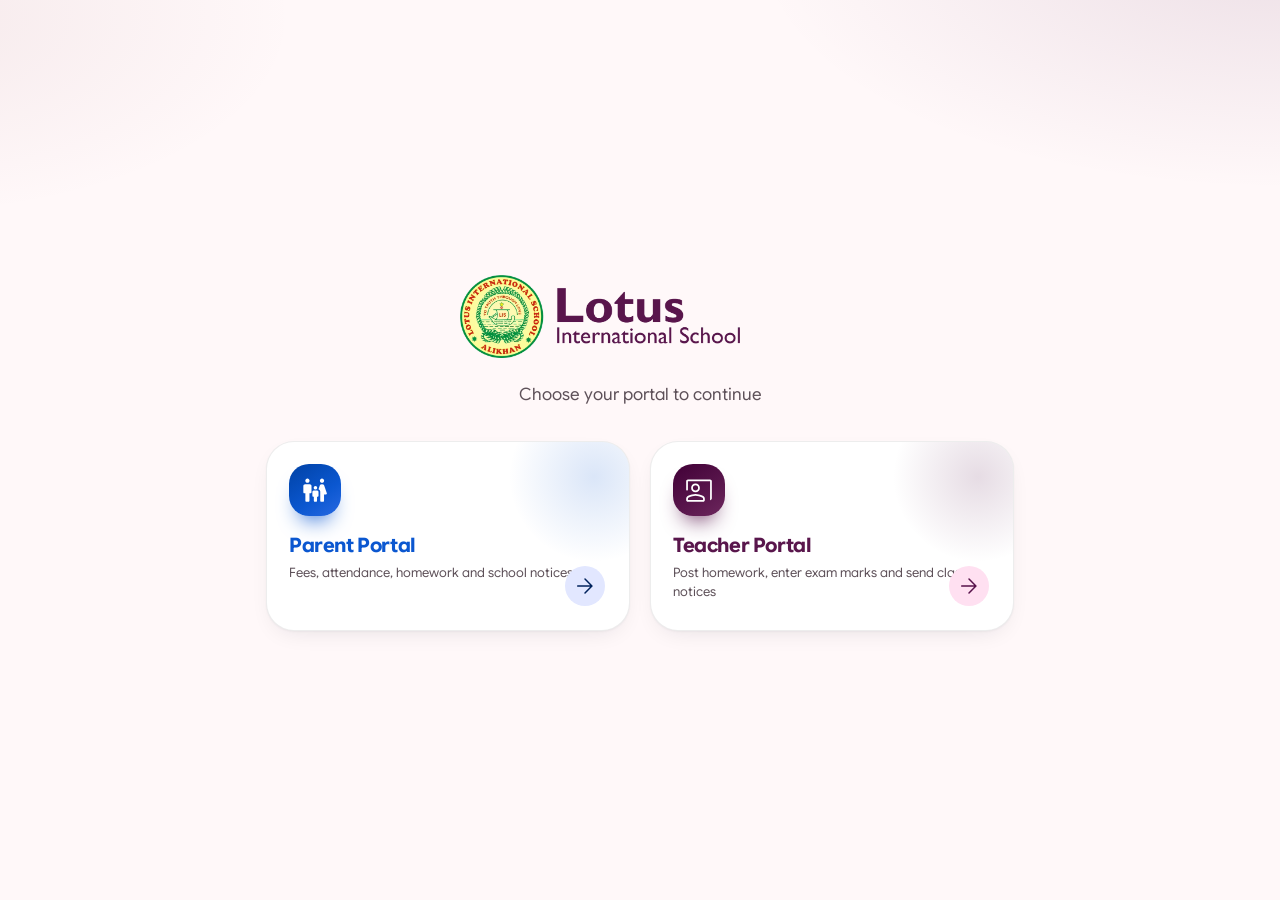
<file: index.html>
<!doctype html>
<html lang="en">
<head>
<meta charset="utf-8">
<meta name="viewport" content="width=device-width, initial-scale=1.0, viewport-fit=cover, interactive-widget=resizes-content">
<meta name="format-detection" content="telephone=no">
<meta name="application-name" content="Lotus EduNest">
<meta name="mobile-web-app-capable" content="yes">
<meta name="apple-mobile-web-app-capable" content="yes">
<meta name="apple-mobile-web-app-status-bar-style" content="default">
<meta name="apple-mobile-web-app-title" content="Lotus EduNest">
<title>Lotus EduNest · School Apps</title>
<meta name="description" content="Lotus EduNest - Official digital campus portal for Lotus International School parents and teachers.">
<meta property="og:title" content="Lotus EduNest · School Apps">
<meta property="og:description" content="Lotus EduNest - Official digital campus portal for Lotus International School parents and teachers.">
<meta property="og:type" content="website">
<meta name="theme-color" content="#F2F2F7">
<link rel="icon" href="school/logo-192.png" type="image/png">
<link rel="apple-touch-icon" href="icons/parent-180.png">
<link rel="preload" href="assets/fonts/gsf.woff2" as="font" type="font/woff2" crossorigin>
<link rel="stylesheet" href="assets/app.css">
<link rel="stylesheet" href="assets/premium.css">
<script src="config.js"></script>
<script type="module">
  import { CFG, h, icon, applyTheme, scheme, registerSW, demoBanner, brandMark, brandWordmark, themeBtn } from './assets/core.js';
  applyTheme(CFG.themeColor);
  registerSW();
  // each portal card wears its own app colour: Parent = blue (parentThemeColor), Teacher = plum (themeColor)
  const choice = (href, cls, ic, title, sub, hex) => {
    const c = scheme(hex);
    return h('a', { class: 'choice ' + cls, href, style: `--c-main:${c.primary};--c-cont:${c.primaryContainer};--c-on:${c.onPrimaryContainer};--c-deep:${c.primaryDeep};--c-bright:${c.primaryBright}` },
      h('div', { class: 'ci' }, icon(ic)), h('div', { class: 'ct' }, h('b', null, title), h('span', null, sub)), h('div', { class: 'go' }, icon('arrow_forward')));
  };
  document.getElementById('app').replaceChildren(h('div', { class: 'page' }, h('div', { class: 'chooser-top' }, themeBtn()), h('div', { class: 'content' }, h('div', { class: 'chooser' },
    brandWordmark() || h('div', null, brandMark('school-fill'), h('h1', null, 'Lotus EduNest')),
    h('p', null, 'Choose your portal to continue'),
    choice('parent/', 'a', 'family_restroom', 'Parent Portal', 'Fees, attendance, homework and school notices', CFG.parentThemeColor || '#0B57D0'),
    choice('teacher/', 'b', 'co_present', 'Teacher Portal', 'Post homework, enter exam marks and send class notices', CFG.themeColor || '#59164C'),
    demoBanner()))));
  if (CFG.schoolName) document.title = 'Lotus EduNest · ' + CFG.schoolName;
</script>
</head>
<body><div id="app"></div></body>
</html>
</file>
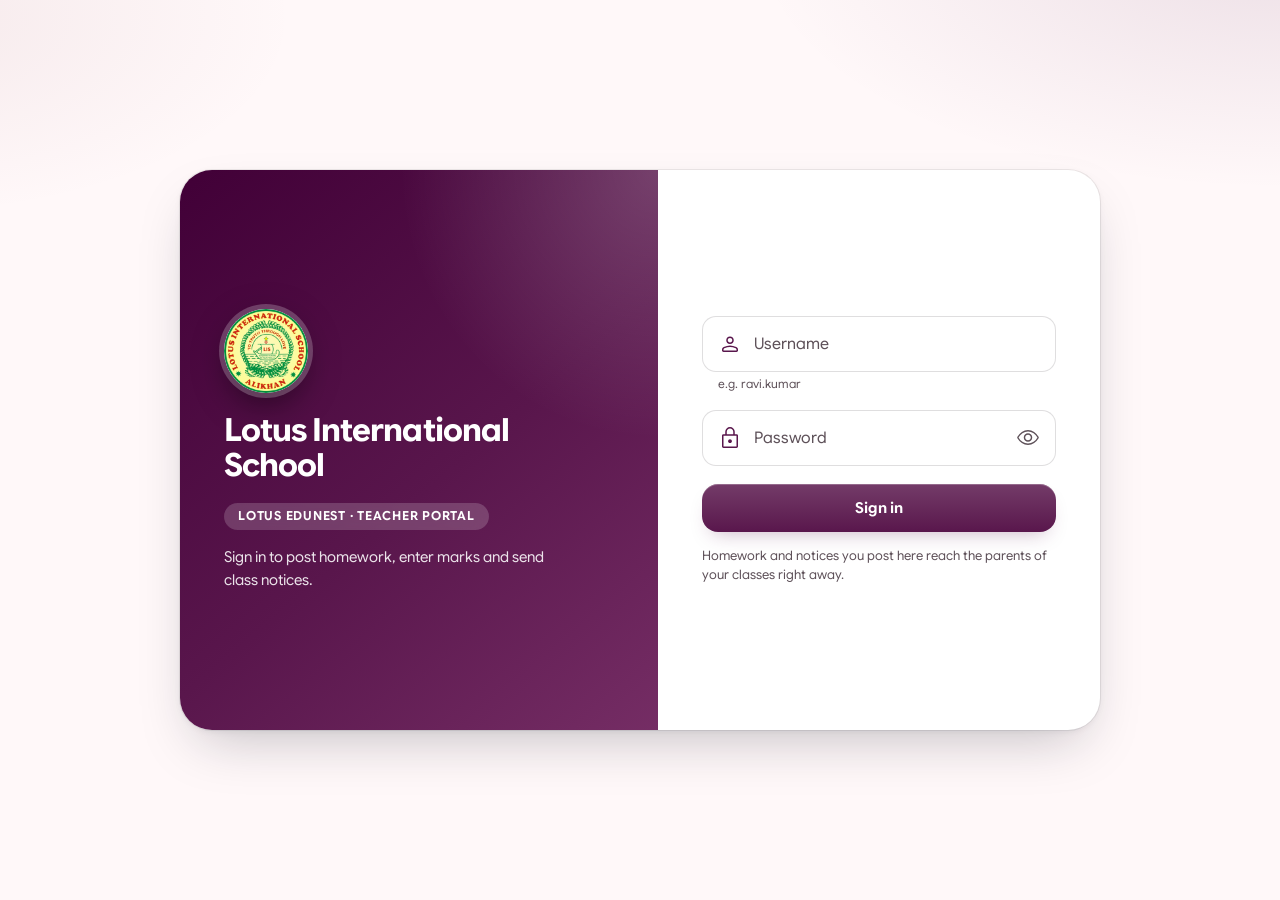
<file: teacher/index.html>
<!doctype html>
<html lang="en">
<head>
<meta charset="utf-8">
<meta name="viewport" content="width=device-width, initial-scale=1.0, viewport-fit=cover, interactive-widget=resizes-content">
<meta name="format-detection" content="telephone=no">
<meta name="application-name" content="Lotus EduNest">
<meta name="mobile-web-app-capable" content="yes">
<meta name="apple-mobile-web-app-capable" content="yes">
<meta name="apple-mobile-web-app-status-bar-style" content="default">
<meta name="apple-mobile-web-app-title" content="Lotus Teacher">
<title>Lotus EduNest · Teacher Portal</title>
<meta name="description" content="Post homework, enter exam marks and publish class notices for Lotus International School.">
<meta property="og:title" content="Lotus EduNest · Teacher Portal">
<meta property="og:description" content="Post homework, enter exam marks and publish class notices for Lotus International School.">
<meta property="og:type" content="website">
<meta property="og:image" content="../icons/teacher-512.png">
<meta name="theme-color" media="(prefers-color-scheme: light)" content="#59164C">
<meta name="theme-color" media="(prefers-color-scheme: dark)" content="#1c0a1a">
<link rel="manifest" href="manifest.webmanifest">
<link rel="icon" type="image/png" sizes="32x32" href="../icons/teacher-favicon-32.png">
<link rel="icon" type="image/png" sizes="96x96" href="../icons/teacher-favicon-96.png">
<link rel="apple-touch-icon" sizes="180x180" href="../icons/teacher-180.png">
<link rel="preload" href="../assets/fonts/gsf.woff2" as="font" type="font/woff2" crossorigin>
<link rel="modulepreload" href="../assets/lib.js">
<link rel="modulepreload" href="../assets/core.js">
<link rel="stylesheet" href="../assets/app.css">
<link rel="stylesheet" href="../assets/premium.css">
<script src="../config.js"></script>
<script type="module" src="app.js"></script>
</head>
<body>
<div id="app"><div class="page"><div class="center-fill"><div class="spinner" style="width:48px;height:48px"><svg viewBox="0 0 48 48"><circle cx="24" cy="24" r="20"/></svg></div></div></div></div>
<noscript><p style="padding:24px;font-family:sans-serif">Please turn on JavaScript to use this app (Chrome / Safari).</p></noscript>
</body>
</html>
</file>
<file: assets/app.css>
/* EduNest web apps: Material 3 styles optimized for mobile devices of all kinds.
   Colours come from core.js applyTheme() as CSS variables. */
@font-face {
  font-family: 'Google Sans Flex';
  font-style: normal;
  font-display: swap;
  font-weight: 100 1000;
  src: url(fonts/gsf.woff2) format('woff2-variations');
  unicode-range: U+0000-00FF, U+0131, U+0152-0153, U+02BB-02BC, U+02C6, U+02DA, U+02DC, U+0304, U+0308, U+0329, U+2000-206F, U+20AC, U+2122, U+2191, U+2193, U+2212, U+2215, U+FEFF, U+FFFD;
}

:root {
  --font: 'Google Sans Flex', 'Google Sans', Roboto, system-ui, -apple-system, 'Segoe UI', 'Noto Sans', sans-serif;
  --ease: cubic-bezier(0.2, 0, 0, 1);
  --ease-emph: cubic-bezier(0.05, 0.7, 0.1, 1);
  --sat: env(safe-area-inset-top, 0px);
  --sab: env(safe-area-inset-bottom, 0px);
  --sal: env(safe-area-inset-left, 0px);
  --sar: env(safe-area-inset-right, 0px);
  --target-size: 44px;
  color-scheme: light dark;
}

* {
  box-sizing: border-box;
  -webkit-tap-highlight-color: transparent;
}

html, body {
  margin: 0;
  height: 100%;
  width: 100%;
}

body {
  font-family: var(--font);
  font-size: 16px;
  line-height: 1.5;
  letter-spacing: 0.01em;
  background: var(--surface);
  color: var(--on-surface);
  overscroll-behavior: none;
  -webkit-font-smoothing: antialiased;
  -webkit-text-size-adjust: 100%;
  text-size-adjust: 100%;
  touch-action: manipulation;
  overflow-wrap: break-word;
}

/* Headings and body typography wrapping */
h1, h2, h3 { text-wrap: balance; }
p, li { text-wrap: pretty; }
:where(a, code) { overflow-wrap: anywhere; }
img, video { max-inline-size: 100%; block-size: auto; }

button, input, textarea, select {
  font: inherit;
  color: inherit;
  letter-spacing: inherit;
  touch-action: manipulation;
}

a { color: var(--primary); }
[hidden] { display: none !important; }
.ic { width: 24px; height: 24px; fill: currentColor; flex: none; }

/* ---------------------------------------------------------------- app frame */
#app {
  position: fixed;
  inset: 0;
  width: 100%;
  height: 100%;
  height: 100dvh;
  overflow: hidden;
}

.page {
  position: absolute;
  inset: 0;
  width: 100%;
  height: 100%;
  display: flex;
  flex-direction: column;
  background: var(--surface);
  max-width: 100%;
  overflow: hidden;
}

.page.pushed {
  transform: translateX(100%);
  transition: transform 0.26s var(--ease);
  z-index: 20;
  box-shadow: -8px 0 24px rgb(0 0 0 / 0.1);
}
.page.pushed.in { transform: none; }

.content {
  flex: 1;
  overflow-y: auto;
  overflow-x: hidden;
  overscroll-behavior-y: contain;
  padding: 4px 0 calc(24px + var(--sab));
  padding-left: var(--sal);
  padding-right: var(--sar);
  -webkit-overflow-scrolling: touch;
  touch-action: pan-y;
  scroll-padding-bottom: calc(84px + var(--sab));
  scroll-padding-top: calc(64px + var(--sat));
}

.has-nav .content {
  padding-bottom: 24px;
}

.wrap {
  max-width: 640px;
  margin: 0 auto;
  width: 100%;
}

.topbar {
  display: flex;
  align-items: center;
  gap: 4px;
  min-height: 56px;
  padding: calc(6px + var(--sat)) calc(8px + var(--sar)) 6px calc(12px + var(--sal));
  background: var(--surface);
  transition: background 0.2s var(--ease), box-shadow 0.2s var(--ease);
  position: relative;
  z-index: 2;
  flex: none;
}
.topbar:has(> .icon-btn:first-child) {
  padding-left: calc(4px + var(--sal));
}
.topbar.scrolled {
  background: var(--surface-container);
  box-shadow: 0 1px 3px rgb(0 0 0 / 0.06);
}
.topbar-title {
  flex: 1;
  min-width: 0;
  font-size: clamp(18px, 4.8vw, 22px);
  line-height: 28px;
  font-weight: 450;
  white-space: nowrap;
  overflow: hidden;
  text-overflow: ellipsis;
  padding: 0 4px;
}
.topbar-title small {
  display: block;
  font-size: 12px;
  line-height: 16px;
  color: var(--on-surface-variant);
  font-weight: 400;
  overflow: hidden;
  text-overflow: ellipsis;
}
.topbar-actions {
  display: flex;
  align-items: center;
  gap: 0;
  flex: none;
}

/* bottom navigation bar */
.navbar {
  display: flex;
  background: var(--surface-container);
  padding: 8px calc(8px + var(--sar)) calc(12px + var(--sab)) calc(8px + var(--sal));
  position: relative;
  z-index: 2;
  flex: none;
  box-shadow: 0 -1px 3px rgb(0 0 0 / 0.04);
}
.nav-item {
  flex: 1;
  display: flex;
  flex-direction: column;
  align-items: center;
  justify-content: center;
  gap: 3px;
  background: none;
  border: 0;
  padding: 2px 0;
  cursor: pointer;
  color: var(--on-surface-variant);
  font-size: 11px;
  font-weight: 500;
  letter-spacing: 0.03em;
  position: relative;
  min-height: 48px;
  min-width: 0;
}
.nav-pill {
  width: min(64px, 100% - 6px);
  height: 32px;
  border-radius: 16px;
  display: grid;
  place-items: center;
  position: relative;
  overflow: hidden;
  transition: background 0.25s var(--ease);
}
.nav-pill::before {
  content: '';
  position: absolute;
  inset: 0;
  background: var(--secondary-container);
  border-radius: inherit;
  transform: scaleX(0.3);
  opacity: 0;
  transition: transform 0.3s var(--ease-emph), opacity 0.15s;
}
.nav-item[aria-selected='true'] {
  color: var(--on-surface);
  font-weight: 650;
}
.nav-item[aria-selected='true'] .nav-pill::before {
  transform: none;
  opacity: 1;
}
.nav-item[aria-selected='true'] .nav-pill {
  color: var(--on-secondary-container);
}
.nav-pill .ic { position: relative; }

/* ---------------------------------------------------------------- buttons */
.btn {
  position: relative;
  overflow: hidden;
  display: inline-flex;
  align-items: center;
  justify-content: center;
  gap: 8px;
  height: 40px;
  min-height: 40px;
  padding: 0 22px;
  border-radius: 20px;
  border: 0;
  cursor: pointer;
  font-size: 14px;
  font-weight: 550;
  letter-spacing: 0.02em;
  white-space: nowrap;
  transition: box-shadow 0.2s, background 0.2s, opacity 0.2s, border-radius 0.25s var(--ease), transform 0.15s;
}
.btn .ic { width: 18px; height: 18px; margin-left: -6px; }
.btn::after {
  content: '';
  position: absolute;
  inset: 0;
  background: currentColor;
  opacity: 0;
  transition: opacity 0.15s;
  pointer-events: none;
}
.btn:hover::after { opacity: 0.08; }
.btn:active::after { opacity: 0.14; }
.btn:focus-visible { outline: 3px solid var(--primary); outline-offset: 2px; }
.btn:active { border-radius: 12px; transform: scale(0.98); }
.btn-filled { background: var(--primary); color: var(--on-primary); }
.btn-tonal { background: var(--secondary-container); color: var(--on-secondary-container); }
.btn-outlined { background: transparent; color: var(--primary); box-shadow: inset 0 0 0 1px var(--outline-variant); }
.btn-text { background: transparent; color: var(--primary); padding: 0 12px; }
.btn-danger { background: transparent; color: var(--error); padding: 0 12px; }
.btn-big { height: 52px; min-height: 52px; border-radius: 26px; font-size: 16px; padding: 0 28px; }
.btn-big:active { border-radius: 16px; }
.btn-block { width: 100%; }
.btn:disabled { opacity: 0.6; cursor: default; transform: none !important; }
.btn.busy .btn-label, .btn.busy > .ic { visibility: hidden; }
.btn.busy .spinner { position: absolute; }
.btn.busy .spinner circle { stroke: currentColor; }

@media (pointer: coarse) {
  .btn { min-height: 44px; border-radius: 22px; }
  .btn-big { min-height: 54px; border-radius: 27px; }
}

.icon-btn {
  position: relative;
  overflow: hidden;
  width: 48px;
  height: 48px;
  min-width: 48px;
  min-height: 48px;
  border-radius: 24px;
  border: 0;
  background: transparent;
  color: var(--on-surface-variant);
  display: grid;
  place-items: center;
  cursor: pointer;
  flex: none;
  transition: background 0.15s, transform 0.15s;
}
.icon-btn:hover { background: color-mix(in srgb, var(--on-surface) 8%, transparent); }
.icon-btn:active { transform: scale(0.94); }
.icon-btn:focus-visible { outline: 3px solid var(--primary); outline-offset: -3px; }
.icon-btn.tonal { background: var(--secondary-container); color: var(--on-secondary-container); width: 56px; height: 56px; border-radius: 16px; }

.ripple {
  position: absolute;
  border-radius: 50%;
  background: currentColor;
  opacity: 0.14;
  transform: scale(0);
  animation: rip 0.5s var(--ease) forwards;
  pointer-events: none;
}
.ripple.out { opacity: 0; transition: opacity 0.4s; }
@keyframes rip { to { transform: scale(1); } }

/* ---------------------------------------------------------------- text fields */
.tf-root { margin-bottom: 16px; }
.tf {
  position: relative;
  display: flex;
  align-items: center;
  border-radius: 12px;
  background: transparent;
  transition: background 0.2s;
}
.tf::before {
  content: '';
  position: absolute;
  inset: 0;
  border-radius: inherit;
  box-shadow: inset 0 0 0 1px var(--outline);
  pointer-events: none;
  transition: box-shadow 0.15s;
}
.tf:focus-within::before { box-shadow: inset 0 0 0 2px var(--primary); }
.tf.error::before { box-shadow: inset 0 0 0 2px var(--error); }
.tf input, .tf textarea {
  flex: 1;
  min-width: 0;
  border: 0;
  outline: 0;
  background: transparent;
  padding: 16px;
  height: 56px;
  font-size: 16px; /* 16px prevents iOS Safari auto-zoom on input focus */
  color: var(--on-surface);
  border-radius: 12px;
  -webkit-appearance: none;
}
.tf textarea { height: auto; resize: none; padding-top: 18px; line-height: 1.5; }
.tf.has-lead input { padding-left: 52px; }
.tf.has-trail input { padding-right: 4px; }
.tf-lead { position: absolute; left: 16px; color: var(--on-surface-variant); pointer-events: none; }
.tf-trail { margin-right: 4px; }
.tf label {
  position: absolute;
  left: 16px;
  top: 16px;
  color: var(--on-surface-variant);
  pointer-events: none;
  font-size: 16px;
  line-height: 24px;
  transform-origin: left top;
  transition: transform 0.18s var(--ease), color 0.18s, left 0.18s, top 0.18s;
  padding: 0 4px;
  margin-left: -4px;
  background: var(--tf-bg, var(--surface));
  border-radius: 4px;
  white-space: nowrap;
  max-width: calc(100% - 32px);
  overflow: hidden;
  text-overflow: ellipsis;
}
.tf.has-lead label { left: 52px; }
.tf input:focus + label, .tf input:not(:placeholder-shown) + label,
.tf textarea:focus + label, .tf textarea:not(:placeholder-shown) + label {
  top: -10px;
  left: 12px;
  transform: scale(0.75);
}
.tf input:focus + label, .tf textarea:focus + label { color: var(--primary); }
.tf.error label { color: var(--error); }
.tf-foot {
  display: flex;
  justify-content: space-between;
  gap: 12px;
  padding: 4px 16px 0;
  font-size: 12px;
  line-height: 16px;
  color: var(--on-surface-variant);
}
.tf-count { margin-left: auto; font-variant-numeric: tabular-nums; }

/* ---------------------------------------------------------------- cards and lists */
.card {
  background: var(--surface-container-low);
  border-radius: clamp(18px, 5vw, 24px);
  margin: 8px clamp(10px, 3.5vw, 16px);
  padding: clamp(14px, 4vw, 20px);
  position: relative;
  overflow: hidden;
}
.card.flat { background: var(--surface-container); }
.card-title {
  font-size: 14px;
  font-weight: 600;
  letter-spacing: 0.02em;
  color: var(--on-surface-variant);
  margin: 0 0 12px;
  display: flex;
  align-items: center;
  gap: 8px;
  flex-wrap: wrap;
}
.card-title .ic { width: 20px; height: 20px; }
.section-label {
  font-size: 14px;
  font-weight: 600;
  color: var(--primary);
  margin: 18px clamp(18px, 5vw, 28px) 6px;
  letter-spacing: 0.02em;
}

.list {
  margin: 8px clamp(10px, 3.5vw, 16px);
  display: flex;
  flex-direction: column;
  gap: 2px;
}
.li {
  display: flex;
  align-items: center;
  gap: 14px;
  padding: 12px clamp(12px, 3.5vw, 16px);
  min-height: 64px;
  background: var(--surface-container-low);
  position: relative;
  overflow: hidden;
  border: 0;
  width: 100%;
  text-align: left;
  color: inherit;
}
.list > .li:first-child { border-radius: 20px 20px 6px 6px; }
.list > .li:last-child { border-radius: 6px 6px 20px 20px; }
.list > .li:only-child { border-radius: 20px; }
.li.tap { cursor: pointer; }
.li.tap:hover, .li.tap:active { background: color-mix(in srgb, var(--on-surface) 6%, var(--surface-container-low)); }
.li-lead {
  width: 44px;
  height: 44px;
  border-radius: 22px;
  display: grid;
  place-items: center;
  background: var(--secondary-container);
  color: var(--on-secondary-container);
  flex: none;
}
.li-body { flex: 1; min-width: 0; }
.li-title { font-size: 15px; font-weight: 550; line-height: 20px; overflow-wrap: break-word; }
.li-sub { font-size: 13px; color: var(--on-surface-variant); line-height: 18px; margin-top: 2px; }
.li-sub.clamp { display: -webkit-box; -webkit-line-clamp: 3; -webkit-box-orient: vertical; overflow: hidden; white-space: pre-wrap; }
.li-trail { color: var(--on-surface-variant); flex: none; display: flex; align-items: center; gap: 4px; font-size: 13px; }

.kv {
  display: grid;
  grid-template-columns: 22px 1fr;
  gap: 2px 14px;
  padding: 10px 0;
  align-items: start;
}
.kv + .kv { border-top: 1px solid var(--outline-variant); }
.kv .ic { width: 22px; height: 22px; color: var(--on-surface-variant); margin-top: 6px; }
.kv-k { font-size: 12px; color: var(--on-surface-variant); letter-spacing: 0.03em; }
.kv-v { font-size: 15px; font-weight: 500; overflow-wrap: anywhere; }

/* ---------------------------------------------------------------- avatar, chips */
.avatar {
  width: 40px;
  height: 40px;
  border-radius: 50%;
  display: grid;
  place-items: center;
  background: var(--primary-container);
  color: var(--on-primary-container);
  font-weight: 650;
  flex: none;
  font-size: 15px;
  letter-spacing: 0.02em;
}
.avatar.xl { width: clamp(80px, 22vw, 96px); height: clamp(80px, 22vw, 96px); font-size: clamp(30px, 8vw, 36px); border-radius: 32px; }
.avatar.sm { width: 32px; height: 32px; font-size: 13px; }

.chips {
  display: flex;
  gap: 8px;
  overflow-x: auto;
  padding: 4px clamp(10px, 3.5vw, 16px) 8px;
  scrollbar-width: none;
  scroll-snap-type: x proximity;
  -webkit-overflow-scrolling: touch;
  overscroll-behavior-x: contain;
}
.chips::-webkit-scrollbar { display: none; }
.chip {
  position: relative;
  overflow: hidden;
  height: 38px;
  min-height: 38px;
  padding: 0 16px;
  border-radius: 12px;
  border: 0;
  cursor: pointer;
  flex: none;
  box-shadow: inset 0 0 0 1px var(--outline-variant);
  background: transparent;
  color: var(--on-surface-variant);
  font-size: 14px;
  font-weight: 550;
  display: inline-flex;
  align-items: center;
  gap: 6px;
  scroll-snap-align: start;
  transition: background 0.2s, border-radius 0.25s var(--ease), transform 0.15s;
}
@media (pointer: coarse) {
  .chip { min-height: 42px; border-radius: 14px; }
}
.chip .ic { width: 18px; height: 18px; margin-left: -4px; }
.chip[aria-pressed='true'] {
  background: var(--secondary-container);
  color: var(--on-secondary-container);
  box-shadow: none;
  border-radius: 18px;
}
.chip.link {
  color: var(--primary);
  text-decoration: none;
  height: 34px;
  min-height: 34px;
  max-width: 100%;
}
.chip.link span { overflow: hidden; text-overflow: ellipsis; white-space: nowrap; }

/* child switcher */
.kid-switch {
  display: flex;
  align-items: center;
  gap: 10px;
  background: none;
  border: 0;
  padding: 4px 10px 4px 4px;
  border-radius: 28px;
  cursor: pointer;
  min-width: 0;
  max-width: 100%;
  position: relative;
  overflow: hidden;
  text-align: left;
  min-height: 44px;
}
.kid-switch:hover, .kid-switch:active { background: color-mix(in srgb, var(--on-surface) 6%, transparent); }
.kid-switch .t { min-width: 0; }
.kid-switch .n {
  font-size: clamp(15px, 4.5vw, 18px);
  font-weight: 550;
  line-height: 22px;
  white-space: nowrap;
  overflow: hidden;
  text-overflow: ellipsis;
  display: block;
}
.kid-switch .c { font-size: 12px; color: var(--on-surface-variant); line-height: 16px; display: block; }
.kid-switch > .ic { color: var(--on-surface-variant); flex: none; }

/* ---------------------------------------------------------------- dialogs, sheets, snackbar */
.layer {
  position: fixed;
  inset: 0;
  z-index: 100;
  display: flex;
}
.scrim {
  position: absolute;
  inset: 0;
  background: rgb(0 0 0 / 0.36);
  opacity: 0;
  transition: opacity 0.22s;
  backdrop-filter: blur(2px);
  -webkit-backdrop-filter: blur(2px);
}
.layer.open .scrim { opacity: 1; }
.dialog-layer {
  align-items: center;
  justify-content: center;
  padding: calc(16px + var(--sat)) calc(16px + var(--sar)) calc(16px + var(--sab)) calc(16px + var(--sal));
}
.dialog {
  position: relative;
  background: var(--surface-container-high);
  border-radius: clamp(20px, 6vw, 28px);
  padding: clamp(18px, 5vw, 24px);
  width: 100%;
  max-width: min(360px, calc(100vw - 32px));
  transform: scale(0.92);
  opacity: 0;
  transition: transform 0.22s var(--ease-emph), opacity 0.18s;
  box-shadow: 0 8px 32px rgb(0 0 0 / 0.16);
}
.layer.open .dialog { transform: none; opacity: 1; }
.dialog h2 { margin: 0 0 10px; font-size: clamp(20px, 5.5vw, 24px); line-height: 1.25; font-weight: 450; text-wrap: balance; }
.dialog h2.center { text-align: center; }
.dialog p { margin: 0 0 8px; color: var(--on-surface-variant); font-size: 14px; line-height: 20px; }
.dialog-icon { display: grid; place-items: center; color: var(--secondary); margin-bottom: 12px; }
.dialog-actions { display: flex; justify-content: flex-end; gap: 8px; margin-top: 20px; flex-wrap: wrap; }

.sheet-layer {
  align-items: flex-end;
  justify-content: center;
}
.sheet {
  position: relative;
  background: var(--surface-container-low);
  border-radius: 28px 28px 0 0;
  width: 100%;
  max-width: 640px;
  max-height: calc(100dvh - 24px - var(--sat));
  overflow-y: auto;
  padding: 0 calc(16px + var(--sar)) calc(20px + var(--sab)) calc(16px + var(--sal));
  transform: translateY(100%);
  transition: transform 0.3s var(--ease-emph);
  --tf-bg: var(--surface-container-low);
  box-shadow: 0 -4px 24px rgb(0 0 0 / 0.12);
  -webkit-overflow-scrolling: touch;
}
.layer.open .sheet { transform: none; }
.sheet-handle {
  width: 100%;
  height: 44px;
  display: grid;
  place-items: center;
  cursor: grab;
  touch-action: none;
  position: sticky;
  top: 0;
  background: inherit;
  z-index: 2;
}
.sheet-handle::after {
  content: '';
  width: 36px;
  height: 5px;
  border-radius: 3px;
  background: var(--on-surface-variant);
  opacity: 0.35;
}
.sheet h3 { margin: 0; font-size: clamp(18px, 5vw, 22px); font-weight: 500; line-height: 28px; }
.sheet .sub { color: var(--on-surface-variant); font-size: 13px; margin: 2px 0 16px; }
.sheet-actions { display: flex; align-items: center; gap: 8px; margin-top: 12px; flex-wrap: wrap; }
.sheet-actions .grow { flex: 1; }
.menu-sheet .li { background: transparent; border-radius: 16px !important; min-height: 56px; }
.menu-sheet .li[aria-current='true'] { background: var(--secondary-container); color: var(--on-secondary-container); }

.snackbar {
  position: fixed;
  left: 50%;
  bottom: calc(20px + var(--sab));
  transform: translate(-50%, 20px);
  opacity: 0;
  z-index: 200;
  background: var(--inverse-surface);
  color: var(--inverse-on-surface);
  padding: 12px 18px;
  border-radius: 10px;
  font-size: 13px;
  max-width: calc(100% - 32px);
  width: max-content;
  box-shadow: 0 4px 16px rgb(0 0 0 / 0.22);
  transition: transform 0.25s var(--ease-emph), opacity 0.2s;
  pointer-events: none;
}
.has-nav .snackbar, .page.has-nav .snackbar {
  bottom: calc(84px + var(--sab));
}
.snackbar.show { transform: translate(-50%, 0); opacity: 1; }

/* ---------------------------------------------------------------- spinner, pull to refresh, skeleton, empty */
.spinner { display: inline-block; }
.spinner svg { width: 100%; height: 100%; animation: spin-rot 1.4s linear infinite; }
.spinner circle { fill: none; stroke: var(--primary); stroke-width: 4; stroke-linecap: round; stroke-dasharray: 1 200; animation: spin-dash 1.4s ease-in-out infinite; }
@keyframes spin-rot { to { transform: rotate(360deg); } }
@keyframes spin-dash { 0% { stroke-dasharray: 1 200; stroke-dashoffset: 0; } 50% { stroke-dasharray: 90 200; stroke-dashoffset: -30; } 100% { stroke-dasharray: 90 200; stroke-dashoffset: -124; } }
.center-fill { display: grid; place-items: center; height: 100%; min-height: 50vh; }

.ptr {
  position: absolute;
  left: 50%;
  top: 20px;
  margin-left: -20px;
  z-index: 5;
  pointer-events: none;
  transform: translateY(-80px);
  transition: transform 0.25s var(--ease);
}
.ptr.pulling { transition: none; }
.ptr-disc {
  width: 40px;
  height: 40px;
  border-radius: 20px;
  background: var(--primary-container);
  color: var(--on-primary-container);
  display: grid;
  place-items: center;
  box-shadow: 0 2px 6px rgb(0 0 0 / 0.18);
}
.ptr.spin .ptr-disc { animation: spin-rot 0.8s linear infinite; opacity: 1 !important; }

.skel-wrap { padding: 8px clamp(10px, 3.5vw, 16px); display: flex; flex-direction: column; gap: 12px; }
.skel { border-radius: 20px; background: var(--surface-container); animation: pulse 1.4s ease-in-out infinite; }
@keyframes pulse { 50% { opacity: 0.45; } }

.empty {
  text-align: center;
  padding: 48px 20px;
  color: var(--on-surface-variant);
  display: flex;
  flex-direction: column;
  align-items: center;
  gap: 16px;
}
.empty p { margin: 0; max-width: 340px; line-height: 1.5; }
.empty-icon {
  width: clamp(72px, 20vw, 88px);
  height: clamp(72px, 20vw, 88px);
  border-radius: 28px;
  display: grid;
  place-items: center;
  background: var(--surface-container-high);
  color: var(--on-surface-variant);
}
.empty-icon .ic { width: 36px; height: 36px; }

.demo-banner {
  display: flex;
  gap: 10px;
  align-items: center;
  margin: 8px clamp(10px, 3.5vw, 16px);
  padding: 10px 14px;
  border-radius: 16px;
  background: var(--tertiary-container);
  color: var(--on-tertiary-container);
  font-size: 13px;
  line-height: 18px;
}
.demo-banner .ic { width: 20px; height: 20px; flex: none; }
.offline-chip {
  position: fixed;
  top: calc(12px + var(--sat));
  left: 50%;
  transform: translateX(-50%);
  z-index: 50;
  display: flex;
  gap: 8px;
  align-items: center;
  padding: 6px 14px;
  border-radius: 16px;
  background: var(--inverse-surface);
  color: var(--inverse-on-surface);
  font-size: 13px;
  box-shadow: 0 2px 8px rgb(0 0 0 / 0.2);
  max-width: calc(100% - 32px);
  white-space: nowrap;
}
.offline-chip .ic { width: 18px; height: 18px; flex: none; }
.foot-note {
  font-size: 12px;
  color: var(--on-surface-variant);
  text-align: center;
  padding: 12px 24px;
  line-height: 1.5;
}

/* ---------------------------------------------------------------- login */
.login {
  min-height: 100%;
  display: flex;
  flex-direction: column;
  overflow-y: auto;
  -webkit-overflow-scrolling: touch;
}
.login-hero {
  padding: calc(36px + var(--sat)) calc(20px + var(--sar)) 60px calc(20px + var(--sal));
  text-align: center;
  position: relative;
  overflow: hidden;
  background: var(--primary-container);
  color: var(--on-primary-container);
  border-radius: 0 0 clamp(32px, 8vw, 48px) clamp(32px, 8vw, 48px);
}
.login-hero::before, .login-hero::after {
  content: '';
  position: absolute;
  border-radius: 50%;
  background: var(--primary);
  opacity: 0.08;
}
.login-hero::before { width: 280px; height: 280px; right: -90px; top: -110px; }
.login-hero::after { width: 200px; height: 200px; left: -70px; bottom: -110px; border-radius: 60px; transform: rotate(28deg); }
.login-mark {
  width: clamp(64px, 18vw, 80px);
  height: clamp(64px, 18vw, 80px);
  margin: 0 auto 16px;
  border-radius: 26px;
  background: var(--primary);
  color: var(--on-primary);
  display: grid;
  place-items: center;
  position: relative;
  z-index: 1;
  box-shadow: 0 6px 20px color-mix(in srgb, var(--primary) 35%, transparent);
}
.login-mark .ic { width: clamp(34px, 10vw, 44px); height: clamp(34px, 10vw, 44px); }
.login-hero h1 {
  margin: 0;
  font-size: clamp(22px, 6vw, 28px);
  line-height: 1.25;
  font-weight: 500;
  position: relative;
  z-index: 1;
  text-wrap: balance;
}
.login-hero p { margin: 6px 0 0; opacity: 0.85; font-size: 14px; position: relative; z-index: 1; }
.login-form {
  background: var(--surface-container-lowest);
  margin: -40px 16px 0;
  border-radius: clamp(20px, 6vw, 28px);
  padding: clamp(20px, 5vw, 28px) clamp(16px, 4vw, 20px) 20px;
  position: relative;
  z-index: 1;
  box-shadow: 0 1px 3px rgb(0 0 0 / 0.08), 0 4px 16px rgb(0 0 0 / 0.04);
  --tf-bg: var(--surface-container-lowest);
  max-width: 440px;
  width: calc(100% - 32px);
  align-self: center;
}
.login-err {
  display: flex;
  gap: 10px;
  align-items: flex-start;
  background: var(--error-container);
  color: var(--on-error-container);
  padding: 12px 14px;
  border-radius: 16px;
  font-size: 14px;
  line-height: 20px;
  margin: 0 0 16px;
}
.login-err .ic { width: 20px; height: 20px; margin-top: 0; flex: none; }
.login-tip {
  text-align: center;
  color: var(--on-surface-variant);
  font-size: 13px;
  line-height: 19px;
  padding: 16px 24px 8px;
  max-width: 440px;
  align-self: center;
}
.install-card {
  display: flex;
  align-items: center;
  gap: 12px;
  margin: 10px 16px calc(24px + var(--sab));
  padding: 12px 14px;
  border-radius: 20px;
  background: var(--surface-container);
  max-width: 440px;
  width: calc(100% - 32px);
  align-self: center;
}
.install-ic {
  width: 40px;
  height: 40px;
  border-radius: 14px;
  background: var(--tertiary-container);
  color: var(--on-tertiary-container);
  display: grid;
  place-items: center;
  flex: none;
}
.install-tx {
  flex: 1;
  min-width: 0;
  display: flex;
  flex-direction: column;
  font-size: 13px;
  line-height: 18px;
}
.install-tx span { color: var(--on-surface-variant); font-size: 12px; }
.install-card .btn { padding: 0 16px; flex: none; }

/* Landscape phone adaptation */
@media (max-height: 520px) and (orientation: landscape) {
  .login {
    flex-direction: row;
    align-items: center;
    justify-content: center;
    padding: calc(12px + var(--sat)) calc(16px + var(--sar)) calc(12px + var(--sab)) calc(16px + var(--sal));
    gap: 16px;
    flex-wrap: wrap;
  }
  .login-hero {
    border-radius: 24px;
    padding: 20px 16px;
    flex: 1 1 260px;
    max-width: 320px;
  }
  .login-hero .brand-logo, .login-hero .login-mark { width: 52px; height: 52px; margin-bottom: 8px; }
  .login-hero h1 { font-size: 20px; line-height: 24px; }
  .login-form {
    margin: 0;
    flex: 1 1 280px;
    max-width: 380px;
    padding: 18px 16px;
  }
  .login-tip, .install-card {
    flex-basis: 100%;
    margin-top: 4px;
  }
  .navbar {
    padding-top: 4px;
    padding-bottom: calc(6px + var(--sab));
  }
  .nav-item { min-height: 42px; }
  .topbar {
    min-height: 48px;
    padding-top: calc(4px + var(--sat));
    padding-bottom: 4px;
  }
}

/* ---------------------------------------------------------------- parent: profile */
.hero { text-align: center; padding: 16px 16px 8px; }
.hero h2 { margin: 12px 0 2px; font-size: clamp(22px, 6vw, 26px); line-height: 32px; font-weight: 500; text-wrap: balance; }
.hero .meta { color: var(--on-surface-variant); font-size: 14px; display: flex; justify-content: center; gap: 8px; flex-wrap: wrap; }
.hero .meta span + span::before { content: '•'; margin-right: 8px; opacity: 0.6; }

.tiles {
  display: grid;
  grid-template-columns: 1fr 1fr;
  gap: clamp(8px, 2.5vw, 12px);
  margin: 10px clamp(10px, 3.5vw, 16px) 4px;
}
.tile {
  border-radius: clamp(18px, 5vw, 24px);
  padding: clamp(12px, 3.5vw, 16px);
  display: flex;
  flex-direction: column;
  gap: 8px;
  border: 0;
  text-align: left;
  cursor: pointer;
  position: relative;
  overflow: hidden;
  color: inherit;
  min-width: 0;
}
.tile .ic { width: 22px; height: 22px; }
.tile b {
  font-size: clamp(18px, 5vw, 24px);
  line-height: 1.2;
  font-weight: 550;
  letter-spacing: -0.01em;
  font-variant-numeric: tabular-nums;
  overflow: hidden;
  text-overflow: ellipsis;
  white-space: nowrap;
  max-width: 100%;
}
.tile small { font-size: 12px; opacity: 0.85; margin-top: -4px; }
.tile.t1 { background: var(--secondary-container); color: var(--on-secondary-container); }
.tile.t2 { background: var(--tertiary-container); color: var(--on-tertiary-container); }
.tile.bad { background: var(--error-container); color: var(--on-error-container); }
.tile.good { background: var(--ok-container); color: var(--on-ok-container); }

/* fees */
.due-card {
  margin: 8px clamp(10px, 3.5vw, 16px);
  border-radius: clamp(22px, 6vw, 32px);
  padding: clamp(18px, 5vw, 24px);
  position: relative;
  overflow: hidden;
}
.due-card.bad { background: var(--error-container); color: var(--on-error-container); }
.due-card.good { background: var(--ok-container); color: var(--on-ok-container); }
.due-card .lbl { font-size: 15px; font-weight: 550; display: flex; align-items: center; gap: 8px; }
.due-card .amt {
  font-size: clamp(30px, 9vw, 48px);
  line-height: 1.15;
  font-weight: 500;
  letter-spacing: -0.02em;
  margin: 8px 0 4px;
  font-variant-numeric: tabular-nums;
  overflow-wrap: anywhere;
}
.due-card .per { font-size: 14px; opacity: 0.9; }
.due-card .ason { font-size: 12px; opacity: 0.75; margin-top: 12px; }
.due-card .deco { position: absolute; right: -24px; bottom: -32px; width: 140px; height: 140px; opacity: 0.1; pointer-events: none; }
.paid-row { display: flex; align-items: center; justify-content: space-between; gap: 12px; }
.paid-row b { font-size: clamp(18px, 5vw, 22px); font-weight: 550; font-variant-numeric: tabular-nums; }
.amount { font-weight: 600; font-variant-numeric: tabular-nums; color: var(--on-surface); font-size: 15px; }

/* attendance */
.ring-card {
  display: flex;
  align-items: center;
  gap: clamp(12px, 4vw, 20px);
}
.ring {
  position: relative;
  width: clamp(88px, 26vw, 112px);
  height: clamp(88px, 26vw, 112px);
  flex: none;
}
.ring svg { width: 100%; height: 100%; transform: rotate(-90deg); }
.ring circle { fill: none; stroke-width: 10; stroke-linecap: round; }
.ring .bg { stroke: var(--surface-container-highest); }
.ring .fg { stroke: var(--primary); transition: stroke-dashoffset 1s var(--ease-emph); }
.ring .pct {
  position: absolute;
  inset: 0;
  display: grid;
  place-items: center;
  font-size: clamp(18px, 5vw, 24px);
  font-weight: 600;
  font-variant-numeric: tabular-nums;
}
.ring .pct small { font-size: 13px; font-weight: 500; }
.ring-side { flex: 1; display: flex; flex-direction: column; gap: 8px; min-width: 0; }
.stat { display: flex; align-items: center; gap: 8px; font-size: 13px; color: var(--on-surface-variant); }
.stat b { margin-left: auto; color: var(--on-surface); font-size: 15px; font-variant-numeric: tabular-nums; }
.dot { width: 10px; height: 10px; border-radius: 50%; flex: none; }
.dot.P { background: var(--ok); } .dot.A { background: var(--error); } .dot.L { background: var(--warn); }

.seg {
  display: flex;
  gap: 4px;
  padding: 4px;
  border-radius: 20px;
  background: var(--surface-container);
  margin: 4px clamp(10px, 3.5vw, 16px) 4px;
}
.seg button {
  flex: 1;
  min-height: 38px;
  border: 0;
  border-radius: 16px;
  background: transparent;
  color: var(--on-surface-variant);
  font-weight: 550;
  font-size: 13px;
  cursor: pointer;
  transition: background 0.2s;
  padding: 4px 8px;
}
@media (pointer: coarse) {
  .seg button { min-height: 42px; }
}
.seg button[aria-pressed='true'] {
  background: var(--surface-container-lowest);
  color: var(--on-surface);
  box-shadow: 0 1px 2px rgb(0 0 0 / 0.1);
}

.cal {
  display: grid;
  grid-template-columns: repeat(7, 1fr);
  gap: clamp(3px, 1.2vw, 6px);
}
.cal .wd { font-size: 11px; text-align: center; color: var(--on-surface-variant); font-weight: 600; letter-spacing: 0.04em; padding-bottom: 2px; }
.cal .d {
  aspect-ratio: 1;
  border-radius: clamp(8px, 2.5vw, 14px);
  display: flex;
  flex-direction: column;
  align-items: center;
  justify-content: center;
  font-size: clamp(11px, 3.2vw, 14px);
  font-weight: 550;
  font-variant-numeric: tabular-nums;
  position: relative;
}
.cal .d.none { color: var(--on-surface-variant); opacity: 0.45; font-weight: 400; }
.cal .d.P { background: var(--ok-container); color: var(--on-ok-container); }
.cal .d.A { background: var(--error-container); color: var(--on-error-container); }
.cal .d.L { background: var(--warn-container); color: var(--on-warn-container); }
.cal .d .m { font-size: clamp(7.5px, 2vw, 9px); font-weight: 700; letter-spacing: 0.04em; line-height: 1; margin-top: 1px; opacity: 0.85; }
.cal .d.today { box-shadow: inset 0 0 0 2px var(--primary); }
.cal .mon { grid-column: 1 / -1; font-size: 13px; font-weight: 600; color: var(--on-surface-variant); margin: 10px 2px 2px; }
.legend { display: flex; gap: clamp(10px, 3.5vw, 16px); justify-content: center; margin-top: 14px; font-size: 12px; color: var(--on-surface-variant); flex-wrap: wrap; }
.legend span { display: inline-flex; align-items: center; gap: 6px; }
.bar { height: 10px; border-radius: 5px; background: var(--surface-container-highest); overflow: hidden; display: flex; gap: 2px; }
.bar i { display: block; height: 100%; border-radius: 5px; }
.bar i.P { background: var(--ok); } .bar i.A { background: var(--error); } .bar i.L { background: var(--warn); }

/* homework */
.day-head {
  display: flex;
  align-items: baseline;
  gap: 8px;
  flex-wrap: wrap;
  margin: 18px clamp(18px, 5vw, 28px) 8px;
}
.day-head b { font-size: 15px; font-weight: 650; color: var(--on-surface); }
.day-head span { font-size: 13px; color: var(--on-surface-variant); }
.day-head .badge {
  font-size: 11px;
  font-weight: 700;
  padding: 2px 8px;
  border-radius: 8px;
  background: var(--primary);
  color: var(--on-primary);
  letter-spacing: 0.04em;
  align-self: center;
}
.hw {
  background: var(--surface-container-low);
  border-radius: clamp(18px, 5vw, 24px);
  margin: 6px clamp(10px, 3.5vw, 16px);
  padding: clamp(12px, 3.5vw, 16px) clamp(14px, 4vw, 18px);
  display: flex;
  gap: 12px;
}
.hw-ic {
  width: 40px;
  height: 40px;
  border-radius: 14px;
  display: grid;
  place-items: center;
  flex: none;
  font-weight: 700;
  font-size: 14px;
}
.hw-body { flex: 1; min-width: 0; }
.hw-top {
  display: flex;
  align-items: baseline;
  gap: 8px;
  justify-content: space-between;
  flex-wrap: wrap;
}
.hw-sub { font-weight: 650; font-size: 15px; }
.hw-teacher { font-size: 12px; color: var(--on-surface-variant); overflow: hidden; text-overflow: ellipsis; white-space: nowrap; max-width: 100%; }
.hw-text { margin-top: 4px; white-space: pre-wrap; overflow-wrap: break-word; font-size: 14px; line-height: 21px; user-select: text; }
.hw-links { display: flex; flex-wrap: wrap; gap: 8px; margin-top: 10px; }
.hw-none {
  margin: 6px clamp(10px, 3.5vw, 16px);
  padding: 14px 18px;
  border-radius: 20px;
  border: 1px dashed var(--outline-variant);
  color: var(--on-surface-variant);
  font-size: 13px;
  display: flex;
  gap: 10px;
  align-items: center;
}
.hw-none .ic { width: 20px; height: 20px; flex: none; }
.hue-0 { background: #fde2e4; color: #7a1f2b; } .hue-1 { background: #dcefff; color: #0b4a7a; } .hue-2 { background: #e3f5dd; color: #23561b; }
.hue-3 { background: #fff1c9; color: #6a4b00; } .hue-4 { background: #ece0ff; color: #4b2a87; } .hue-5 { background: #d6f4f1; color: #0c524c; }
@media (prefers-color-scheme: dark) {
  .hue-0 { background: #5c2129; color: #ffd9dc; } .hue-1 { background: #123a5c; color: #cfe6ff; } .hue-2 { background: #22441d; color: #d2f0c9; }
  .hue-3 { background: #4f3b00; color: #ffe6a3; } .hue-4 { background: #3b2a63; color: #e9dbff; } .hue-5 { background: #0f413c; color: #c4efea; }
}
.more-btn { display: flex; justify-content: center; padding: 16px; }

/* ---------------------------------------------------------------- teacher */
.greet { padding: 8px clamp(16px, 5vw, 24px) 4px; }
.greet h2 { margin: 0; font-size: clamp(22px, 6vw, 28px); line-height: 1.25; font-weight: 450; text-wrap: balance; }
.greet p { margin: 2px 0 0; color: var(--on-surface-variant); font-size: 14px; }
.daychips .chip {
  flex-direction: column;
  height: 56px;
  min-height: 56px;
  gap: 0;
  padding: 0 14px;
  border-radius: 16px;
  line-height: 1.15;
  min-width: 64px;
  justify-content: center;
}
.daychips .chip small { font-size: 11px; font-weight: 500; opacity: 0.8; }
.daychips .chip[aria-pressed='true'] { border-radius: 20px; }
.sec-lead {
  width: 48px;
  height: 48px;
  border-radius: 16px;
  display: grid;
  place-items: center;
  background: var(--secondary-container);
  color: var(--on-secondary-container);
  font-weight: 700;
  font-size: 14px;
  flex: none;
  position: relative;
}
.sec-lead.ct { background: var(--primary); color: var(--on-primary); }
.sec-lead .star {
  position: absolute;
  right: -4px;
  top: -4px;
  width: 20px;
  height: 20px;
  border-radius: 10px;
  background: var(--tertiary-container);
  color: var(--on-tertiary-container);
  display: grid;
  place-items: center;
}
.sec-lead .star .ic { width: 14px; height: 14px; }
.pill {
  display: inline-flex;
  align-items: center;
  gap: 4px;
  font-size: 12px;
  font-weight: 600;
  padding: 2px 10px;
  border-radius: 10px;
  background: var(--surface-container-highest);
  color: var(--on-surface-variant);
  white-space: nowrap;
}
.pill.ok { background: var(--ok-container); color: var(--on-ok-container); }
.pill .ic { width: 14px; height: 14px; }
.subj {
  background: var(--surface-container-low);
  border-radius: clamp(18px, 5vw, 24px);
  margin: 6px clamp(10px, 3.5vw, 16px);
  padding: 14px 12px 14px clamp(14px, 4vw, 18px);
  display: flex;
  gap: 12px;
  align-items: flex-start;
  cursor: pointer;
  position: relative;
  overflow: hidden;
  border: 0;
  width: calc(100% - 2 * clamp(10px, 3.5vw, 16px));
  text-align: left;
  color: inherit;
  transition: background 0.15s, transform 0.15s;
}
.subj:hover, .subj:active { background: color-mix(in srgb, var(--on-surface) 5%, var(--surface-container-low)); }
.subj.empty-s { background: transparent; box-shadow: inset 0 0 0 1px var(--outline-variant); }
.subj .act {
  margin-left: auto;
  color: var(--primary);
  flex: none;
  width: 40px;
  height: 40px;
  border-radius: 20px;
  display: grid;
  place-items: center;
  background: var(--primary-container);
}
.subj.empty-s .act { background: var(--primary); color: var(--on-primary); }
.links-edit .li { min-height: 52px; padding: 6px 4px 6px 14px; border-radius: 16px !important; margin-bottom: 4px; background: var(--surface-container); }
.links-edit .li-title { font-size: 14px; font-weight: 500; white-space: nowrap; overflow: hidden; text-overflow: ellipsis; }
.link-add { display: flex; gap: 8px; align-items: flex-start; }
.link-add .tf-root { flex: 1; min-width: 0; }
.link-add .icon-btn { margin-top: 0; flex: none; }

/* ---------------------------------------------------------------- chooser (index) */
.chooser {
  min-height: 100%;
  display: flex;
  flex-direction: column;
  align-items: center;
  padding: calc(36px + var(--sat)) calc(16px + var(--sar)) calc(32px + var(--sab)) calc(16px + var(--sal));
  gap: 16px;
  justify-content: center;
}
.chooser .login-mark { margin-bottom: 4px; }
.chooser h1 {
  margin: 0;
  font-size: clamp(22px, 6vw, 30px);
  font-weight: 500;
  text-align: center;
  line-height: 1.25;
  text-wrap: balance;
}
.chooser > p { margin: 0 0 8px; color: var(--on-surface-variant); text-align: center; font-size: 15px; }
.choice {
  width: 100%;
  max-width: 440px;
  display: flex;
  align-items: center;
  gap: clamp(12px, 3.5vw, 18px);
  padding: clamp(16px, 4.5vw, 22px) clamp(14px, 4vw, 20px);
  border-radius: clamp(20px, 6vw, 28px);
  text-decoration: none;
  color: inherit;
  position: relative;
  overflow: hidden;
  transition: border-radius 0.25s var(--ease), transform 0.15s;
}
.choice:active { border-radius: 18px; transform: scale(0.98); }
.choice.a { background: var(--primary-container); color: var(--on-primary-container); }
.choice.b { background: var(--tertiary-container); color: var(--on-tertiary-container); }
.choice .ci {
  width: clamp(48px, 13vw, 56px);
  height: clamp(48px, 13vw, 56px);
  border-radius: clamp(16px, 4vw, 20px);
  display: grid;
  place-items: center;
  background: var(--surface-container-lowest);
  color: var(--primary);
  flex: none;
}
.choice.b .ci { color: var(--tertiary); }
.choice .ci .ic { width: 28px; height: 28px; }
.choice b { display: block; font-size: clamp(17px, 4.8vw, 20px); font-weight: 550; line-height: 24px; }
.choice span { display: block; font-size: clamp(12px, 3.4vw, 14px); opacity: 0.85; line-height: 18px; }
.choice > .ic { margin-left: auto; flex: none; }

/* view change animation */
.fade-in { animation: fadeIn 0.28s var(--ease) both; }
@keyframes fadeIn { from { opacity: 0; transform: translateY(8px); } }
@media (prefers-reduced-motion: reduce) {
  *, *::before, *::after {
    animation-duration: 0.01ms !important;
    transition-duration: 0.01ms !important;
  }
}

/* tablets / foldables / desktop: keep it phone-like and centred */
@media (min-width: 720px) {
  .topbar, .content > *, .navbar {
    max-width: 640px;
    margin-left: auto;
    margin-right: auto;
  }
  .topbar { width: 100%; }
  .navbar { border-radius: 28px 28px 0 0; width: 100%; }
  .sheet {
    border-radius: 28px;
    margin-bottom: 24px;
    max-height: calc(90dvh - var(--sat));
  }
  .sheet-layer { align-items: center; }
}

/* ---------------------------------------------------------------- school logo */
.brand-logo {
  display: block;
  width: clamp(80px, 22vw, 112px);
  height: clamp(80px, 22vw, 112px);
  margin: 0 auto 16px;
  position: relative;
  z-index: 1;
  object-fit: contain;
  filter: drop-shadow(0 6px 16px rgb(0 0 0 / 0.18));
}
.login-kicker {
  position: relative;
  z-index: 1;
  display: inline-block;
  margin-top: 10px;
  padding: 4px 14px;
  border-radius: 14px;
  background: var(--primary);
  color: var(--on-primary);
  font-size: 13px;
  font-weight: 600;
  letter-spacing: 0.06em;
  text-transform: uppercase;
}
.brand-dot { width: 36px; height: 36px; border-radius: 50%; object-fit: contain; flex: none; }
.brand-title { display: flex; align-items: center; gap: 10px; min-width: 0; }
.brand-title > span { min-width: 0; overflow: hidden; text-overflow: ellipsis; }
.brand-foot {
  display: flex;
  align-items: center;
  justify-content: center;
  gap: 10px;
  color: var(--on-surface-variant);
  font-size: 13px;
  font-weight: 550;
  padding: 4px 0 16px;
  opacity: 0.9;
}
.brand-foot .brand-dot { width: 28px; height: 28px; }
.brand-word { display: block; width: 100%; max-width: 360px; margin: 8px 0 4px; }
.brand-word img { display: block; width: 100%; height: auto; }

/* ---- Teacher App: exam marks (EduNest 1.0.52) ---- */
.mk-help { padding: 0 clamp(12px, 3.5vw, 16px) 10px; font-size: 13px; color: var(--on-surface-variant); }
.mk-list { padding: 0 clamp(8px, 2.5vw, 12px); }
.mk-row {
  display: grid;
  grid-template-columns: 32px 1fr 70px 44px;
  align-items: center;
  gap: 6px;
  padding: 8px 8px 8px 8px;
  margin-bottom: 4px;
  border-radius: 14px;
  background: var(--surface-container);
  transition: background 0.15s;
}
@media (max-width: 360px) {
  .mk-row {
    grid-template-columns: 26px 1fr 62px 40px;
    gap: 4px;
    padding: 6px 4px 6px 6px;
  }
  .mk-roll { font-size: 12px; }
  .mk-name b { font-size: 13px; }
  .mk-name small { font-size: 11px; }
}
.mk-row.chg { background: var(--secondary-container); }
.mk-row.bad { background: var(--error-container); }
.mk-row.lk .mk-in { background: var(--surface-container-high); color: var(--on-surface-variant); border-color: transparent; }
.mk-row.lk .mk-in::placeholder { color: var(--on-surface-variant); opacity: 0.8; }
.mk-row.lk .mk-ab { opacity: 0.4; }
.mk-row.ul { background: var(--tertiary-container); }
.mk-roll { font-size: 13px; font-weight: 600; color: var(--on-surface-variant); text-align: center; }
.mk-name { min-width: 0; display: flex; flex-direction: column; overflow: hidden; }
.mk-name b { font-weight: 600; font-size: 14px; color: var(--on-surface); white-space: nowrap; overflow: hidden; text-overflow: ellipsis; }
.mk-name small { font-size: 12px; color: var(--on-surface-variant); white-space: nowrap; overflow: hidden; text-overflow: ellipsis; }
.mk-in {
  width: 100%;
  height: 44px;
  min-height: 44px;
  border-radius: 12px;
  border: 1px solid var(--outline-variant);
  background: var(--surface-container-lowest);
  color: var(--on-surface);
  font: 600 16px var(--font);
  text-align: center;
  outline: none;
  padding: 0 4px;
  -webkit-appearance: none;
}
.mk-in:focus {
  border: 2px solid var(--primary);
  background: var(--surface);
  box-shadow: 0 0 0 3px color-mix(in srgb, var(--primary) 15%, transparent);
}
.mk-row.bad .mk-in { border: 2px solid var(--error); }
.mk-ab {
  height: 44px;
  min-height: 44px;
  border-radius: 12px;
  border: 1px solid var(--outline-variant);
  background: transparent;
  color: var(--on-surface-variant);
  font: 700 13px var(--font);
  cursor: pointer;
  display: grid;
  place-items: center;
  transition: background 0.15s, color 0.15s, border-color 0.15s, transform 0.15s;
}
.mk-ab:active { transform: scale(0.96); }
.mk-ab.on { background: var(--error); border-color: var(--error); color: var(--on-primary); }
.mk-save {
  position: sticky;
  bottom: 0;
  padding: 12px calc(16px + var(--sar)) calc(12px + var(--sab)) calc(16px + var(--sal));
  display: flex;
  justify-content: flex-end;
  background: var(--surface);
  box-shadow: 0 -2px 10px rgb(0 0 0 / 0.06);
  z-index: 10;
}
@media (max-width: 480px) {
  .mk-save { justify-content: stretch; }
  .mk-btn { width: 100%; min-width: 0; }
}

/* =====================================================================================================
   1.6: Cupertino glass layer (Parent App, Teacher App, app chooser). Dark by default, light with the sun / moon button.
   Colours: core.js applyTheme (PAL). Everything above still works; this part restyles it and adds the dashboard pieces.
   ===================================================================================================== */
:root { --font: -apple-system, BlinkMacSystemFont, 'SF Pro Display', 'SF Pro Text', 'Google Sans Flex', 'Segoe UI', Roboto, system-ui, sans-serif;
  --r-card: 26px; --r-md: 20px; --spring: cubic-bezier(0.175, 0.885, 0.32, 1.275); --apple: cubic-bezier(0.2, 0.8, 0.2, 1); --maxw: 600px; }
html, body { background: var(--surface); }
body { letter-spacing: -0.01em; }
.ambient { position: fixed; inset: 0; pointer-events: none; z-index: 0; overflow: hidden; }
.ambient .orb { position: absolute; border-radius: 50%; filter: blur(110px); opacity: var(--orb); }
.ambient .o1 { width: 480px; height: 480px; top: -160px; left: 18%; background: radial-gradient(circle, #7928ca 0%, transparent 70%); }
.ambient .o2 { width: 440px; height: 440px; bottom: -60px; right: 6%; background: radial-gradient(circle, #0070f3 0%, transparent 70%); }
.ambient .o3 { width: 360px; height: 360px; top: 42%; left: -60px; background: radial-gradient(circle, #ff0080 0%, transparent 70%); }
#app { z-index: 1; }
.page { background: transparent; }
.page.pushed { background: var(--surface); }
.content { padding-top: 6px; }
.content > * { max-width: var(--maxw); margin-left: auto; margin-right: auto; }
.has-nav .content { padding-bottom: calc(110px + var(--sab)); }

/* top bar: frosted */
.topbar { background: transparent; max-width: calc(var(--maxw) + 16px); width: 100%; margin: 0 auto; min-height: 60px; }
.topbar.scrolled { background: var(--glass); backdrop-filter: blur(24px) saturate(180%); -webkit-backdrop-filter: blur(24px) saturate(180%); box-shadow: 0 1px 0 var(--outline-variant); max-width: none; }
.topbar-title { font-weight: 750; letter-spacing: -0.3px; }
.icon-btn.glassy { background: var(--card); border: 1px solid var(--outline-variant); width: 38px; height: 38px; min-width: 38px; }
.icon-btn.glassy .ic { width: 20px; height: 20px; }

/* school identity + child / teacher pill (header of the home screens) */
.app-head { display: flex; align-items: center; justify-content: space-between; gap: 10px; width: 100%; min-width: 0; }
.school-id { display: flex; align-items: center; gap: 10px; min-width: 0; }
.school-badge { width: 38px; height: 38px; border-radius: 12px; flex: none; display: grid; place-items: center; color: #fff; font-weight: 800; font-size: 16px; overflow: hidden;
  background: linear-gradient(135deg, var(--brand), #7928CA); border: 1px solid rgba(255,255,255,0.2); box-shadow: 0 4px 12px rgba(89,22,76,0.4); }
.school-badge img { width: 100%; height: 100%; object-fit: cover; background: #fff; }
.school-txt { min-width: 0; line-height: 1.2; }
.school-txt b { display: block; font-size: 13px; font-weight: 750; white-space: nowrap; overflow: hidden; text-overflow: ellipsis; }
.school-txt span { display: block; font-size: 11px; color: var(--on-surface-variant); font-weight: 500; }
.kid-switch { display: inline-flex; align-items: center; gap: 8px; background: var(--card); backdrop-filter: blur(25px); -webkit-backdrop-filter: blur(25px);
  border: 1px solid var(--spec) !important; padding: 4px 10px 4px 5px !important; border-radius: 999px !important; box-shadow: 0 2px 8px rgba(0,0,0,0.2);
  transition: transform 0.25s var(--spring), border-color 0.2s; max-width: 58vw; color: var(--on-surface); cursor: pointer; }
.kid-switch:hover { border-color: var(--secondary) !important; transform: scale(1.02); }
.kid-switch:active { transform: scale(0.96); }
.kid-switch .avatar.sm { width: 28px; height: 28px; font-size: 11px; }
.kid-switch .t { display: flex; flex-direction: column; text-align: left; min-width: 0; overflow: hidden; }
.kid-switch > .ic { width: 18px; height: 18px; flex: none; color: var(--on-surface-variant); }
.app-head .school-id { flex: 1 1 auto; }
.app-head .kid-switch { flex: 0 1 auto; }
.kid-switch .n { font-size: 12.5px; font-weight: 750; line-height: 1.15; white-space: nowrap; overflow: hidden; text-overflow: ellipsis; }
.kid-switch .c { font-size: 10px; font-weight: 650; color: var(--secondary); line-height: 1.15; white-space: nowrap; }
.avatar { background: linear-gradient(135deg, #0A84FF, #5E5CE6) !important; color: #fff !important; }
.avatar.g2 { background: linear-gradient(135deg, var(--tertiary, #FF375F), var(--secondary, #BF5AF2)) !important; }

/* floating frosted dock */
.navbar { position: absolute; left: 50%; bottom: calc(14px + var(--sab)); transform: translateX(-50%); width: calc(100% - 28px); max-width: 430px;
  background: var(--glass); backdrop-filter: blur(35px) saturate(200%); -webkit-backdrop-filter: blur(35px) saturate(200%);
  border: 1px solid var(--spec); border-radius: 999px; padding: 6px 8px; box-shadow: 0 12px 36px rgba(0,0,0,0.45); z-index: 30; }
.nav-item { min-height: 50px; font-size: 10px; font-weight: 600; letter-spacing: -0.1px; gap: 2px; border-radius: 999px; }
.nav-pill { height: 28px; width: 46px; }
.nav-pill::before { display: none; }
.nav-item[aria-selected='true'] { color: var(--primary); font-weight: 700; }
.nav-item[aria-selected='true'] .nav-pill { color: var(--primary); transform: scale(1.12); }
.nav-pill { transition: transform 0.2s var(--spring); }
.page.has-nav .snackbar, .has-nav .snackbar { bottom: calc(96px + var(--sab)); }

/* cards: glass with a specular top line */
.card, .li, .hw, .subj, .tile, .widget, .gp-card, .notice, .paycard, .idcard, .due-card { -webkit-backdrop-filter: blur(28px) saturate(190%); backdrop-filter: blur(28px) saturate(190%); }
.card { background: var(--card); border: 1px solid var(--outline-variant); border-radius: var(--r-card); box-shadow: 0 2px 8px rgba(0,0,0,0.18); margin: 0 auto 14px; width: calc(100% - 32px); max-width: var(--maxw); }
.card::before { content: ''; position: absolute; top: 0; left: 0; right: 0; height: 1px; background: linear-gradient(90deg, transparent, var(--spec), transparent); }
.card-title { color: var(--on-surface); font-weight: 750; font-size: 13px; text-transform: uppercase; letter-spacing: 0.4px; }
.list { gap: 0; background: var(--card); border: 1px solid var(--outline-variant); border-radius: var(--r-md); overflow: hidden; width: calc(100% - 32px); margin: 0 auto 14px; }
.list > .li { background: transparent; border-radius: 0 !important; border-bottom: 1px solid var(--outline-variant); }
.list > .li:last-child { border-bottom: 0; }
.li { background: var(--card); }
.li.tap:hover { background: var(--card-subtle); }
.li-lead { background: var(--primary-container) !important; color: var(--primary) !important; border-radius: 10px !important; }
.section-label { color: var(--on-surface-variant); font-size: 12px; font-weight: 750; text-transform: uppercase; letter-spacing: 0.5px; width: calc(100% - 32px); margin: 18px auto 8px; padding: 0 4px; }
.foot-note { color: var(--on-surface-variant); }
.chip { background: var(--card); box-shadow: inset 0 0 0 1px var(--outline-variant); border-radius: 999px; }
.chip[aria-pressed='true'] { background: var(--primary) !important; color: #fff !important; box-shadow: none; }
.pill { border-radius: 999px; }
.seg { background: var(--card-subtle); border: 1px solid var(--outline-variant); border-radius: 999px; padding: 3px; width: calc(100% - 32px); margin: 0 auto 16px; }
.seg button { border-radius: 999px; min-height: 34px; font-weight: 650; font-size: 12.5px; }
.seg button[aria-pressed='true'] { background: var(--card-solid); box-shadow: 0 2px 8px rgba(0,0,0,0.25); }

/* buttons */
.btn { border-radius: 999px; font-weight: 700; letter-spacing: -0.1px; }
.btn-filled { background: linear-gradient(135deg, var(--primary), var(--secondary)); color: #fff; box-shadow: 0 6px 18px -6px rgba(10,132,255,0.6); }
.btn-tonal { background: var(--primary-container); color: var(--primary); }
.btn-outlined { background: var(--card); box-shadow: inset 0 0 0 1px var(--spec); color: var(--on-surface); }
.btn:active { transform: scale(0.97); }

/* text fields */
.tf { background: var(--card-subtle); border-radius: 14px; }
.tf::before { box-shadow: inset 0 0 0 1px var(--outline); }
.tf label { background: transparent !important; }
.tf input:focus + label, .tf input:not(:placeholder-shown) + label, .tf textarea:focus + label, .tf textarea:not(:placeholder-shown) + label { background: var(--surface) !important; border-radius: 6px; }

/* sheets and dialogs: solid glass */
.sheet, .dialog { background: var(--card-solid); border-top: 1px solid var(--spec); box-shadow: 0 -10px 40px rgba(0,0,0,0.5); }
.sheet { border-radius: 34px 34px 0 0; }
.scrim { background: rgba(0,0,0,0.6) !important; backdrop-filter: blur(10px); -webkit-backdrop-filter: blur(10px); }
.menu-sheet .li { border-radius: var(--r-md) !important; margin-bottom: 10px; border: 1.5px solid var(--outline-variant); }
.menu-sheet .li[aria-current='true'] { border-color: var(--primary); background: var(--primary-container); }

/* login */
.login { max-width: 440px; margin: 0 auto; }
.login-hero::before, .login-hero::after { display: none; }
.login-form { background: var(--card); border: 1px solid var(--outline-variant); border-radius: var(--r-card); padding: 20px; backdrop-filter: blur(28px); -webkit-backdrop-filter: blur(28px); }
.login-kicker { color: var(--secondary); }

/* ------------------------------------------------ dashboard pieces */
.greet2 { display: flex; justify-content: space-between; align-items: flex-end; width: calc(100% - 32px); margin: 4px auto 16px; gap: 10px; }
.greet2 small { display: block; font-size: 11.5px; font-weight: 750; text-transform: uppercase; color: var(--on-surface-variant); letter-spacing: 0.5px; }
.greet2 h1 { margin: 2px 0 0; font-size: 24px; font-weight: 800; letter-spacing: -0.4px; line-height: 1.2; }
.wgrid { display: grid; grid-template-columns: 1fr 1fr; gap: 14px; width: calc(100% - 32px); margin: 0 auto 16px; }
.widget { background: var(--card); border: 1px solid var(--outline-variant); border-radius: var(--r-card); padding: 16px; min-height: 138px; display: flex; flex-direction: column;
  justify-content: space-between; box-shadow: 0 2px 8px rgba(0,0,0,0.18); cursor: pointer; transition: transform 0.25s var(--apple), border-color 0.2s; position: relative; overflow: hidden; text-align: left; color: inherit; font: inherit; }
.widget:hover { transform: translateY(-2px); border-color: var(--spec); }
.widget:active { transform: scale(0.97); }
.widget .wtop { display: flex; justify-content: space-between; align-items: flex-start; gap: 6px; }
.wicon { width: 36px; height: 36px; border-radius: 12px; display: grid; place-items: center; }
.wicon .ic { width: 20px; height: 20px; }
.wbadge { font-size: 10.5px; font-weight: 750; text-transform: uppercase; text-align: right; }
.wlbl { font-size: 10px; text-transform: uppercase; color: var(--on-surface-variant); font-weight: 750; letter-spacing: 0.3px; }
.wval { font-size: 20px; font-weight: 800; letter-spacing: -0.3px; line-height: 1.25; }
.wval.sm { font-size: 15px; }
.wsub { font-size: 10.5px; color: var(--on-surface-variant); margin-top: 2px; }
.c-green { background: rgba(48,209,88,0.15); color: #30D158; } .t-green { color: var(--ok); }
.c-orange { background: rgba(255,159,10,0.15); color: #FF9F0A; } .t-orange { color: var(--warn); }
.c-blue { background: rgba(10,132,255,0.15); color: #0A84FF; } .t-blue { color: var(--primary); }
.c-purple { background: rgba(191,90,242,0.15); color: #BF5AF2; } .t-purple { color: var(--tertiary); }
.c-indigo { background: rgba(94,92,230,0.18); color: #7d7bff; } .t-red { color: var(--error); }

/* gate pass */
.gp-card { width: calc(100% - 32px); margin: 0 auto 16px; border-radius: var(--r-card); padding: 18px; position: relative; overflow: hidden;
  background: linear-gradient(135deg, rgba(48,209,88,0.14), var(--card)); border: 1.5px solid rgba(48,209,88,0.4); }
.gp-card.wait { background: linear-gradient(135deg, rgba(255,159,10,0.14), var(--card)); border-color: rgba(255,159,10,0.4); }
.gp-tag { display: inline-flex; align-items: center; gap: 6px; padding: 4px 10px; border-radius: 999px; font-size: 11px; font-weight: 800; letter-spacing: 0.4px; background: rgba(48,209,88,0.2); color: #30D158; }
.gp-card.wait .gp-tag { background: rgba(255,159,10,0.2); color: #FF9F0A; }
.gp-tag .dot2 { width: 8px; height: 8px; border-radius: 50%; background: currentColor; box-shadow: 0 0 10px currentColor; animation: pulse 2s infinite; }
@keyframes pulse { 0%, 100% { transform: scale(0.9); opacity: 0.8; } 50% { transform: scale(1.2); opacity: 1; } }
.gp-head { display: flex; justify-content: space-between; align-items: center; gap: 8px; margin-bottom: 10px; flex-wrap: wrap; }
.gp-id { font-size: 12px; font-weight: 700; color: var(--on-surface-variant); }
.gp-main { font-size: 15.5px; font-weight: 800; line-height: 1.3; margin-bottom: 12px; }
.gp-grid { display: grid; grid-template-columns: 1fr 1fr; gap: 10px; background: var(--card-subtle); padding: 12px; border-radius: 14px; border: 1px solid var(--outline-variant); font-size: 12px; margin-bottom: 12px; }
.gp-grid .k { font-size: 10px; color: var(--on-surface-variant); text-transform: uppercase; font-weight: 750; }
.gp-grid .v { font-weight: 700; margin-top: 2px; }
.gp-grid .full { grid-column: span 2; }
.gp-none { width: calc(100% - 32px); margin: 0 auto 16px; padding: 14px 16px; border-radius: var(--r-md); background: var(--card-subtle); border: 1px solid var(--outline-variant);
  display: flex; align-items: center; gap: 12px; font-size: 12px; color: var(--on-surface-variant); }
.gp-none b { display: block; color: var(--on-surface); font-size: 12.5px; }
.gp-none .ic { color: var(--primary); }
.btn-glass { background: var(--card-subtle); color: var(--on-surface); box-shadow: inset 0 0 0 1px var(--spec); height: 36px; min-height: 36px; padding: 0 14px; font-size: 12px; }

/* notices */
.spot { width: calc(100% - 32px); margin: 0 auto 16px; padding: 16px; border-radius: var(--r-card); display: flex; gap: 12px; align-items: center; cursor: pointer;
  background: linear-gradient(135deg, rgba(94,92,230,0.14), var(--card)); border: 1px solid rgba(94,92,230,0.3); color: inherit; font: inherit; text-align: left; }
.spot .si { width: 40px; height: 40px; border-radius: 12px; display: grid; place-items: center; background: rgba(94,92,230,0.25); color: #9d9bff; flex: none; }
.spot .sk { font-size: 11px; font-weight: 750; color: var(--secondary); text-transform: uppercase; }
.spot .st { font-size: 13.5px; font-weight: 750; margin-top: 1px; }
.spot .sb { font-size: 11.5px; color: var(--on-surface-variant); margin-top: 2px; display: -webkit-box; -webkit-line-clamp: 2; -webkit-box-orient: vertical; overflow: hidden; }
.notice { width: calc(100% - 32px); margin: 0 auto 12px; background: var(--card); border: 1px solid var(--outline-variant); border-radius: var(--r-md); padding: 16px; position: relative; }
.notice.pin { border-color: rgba(255,159,10,0.4); }
.notice .nk { display: flex; align-items: center; gap: 6px; flex-wrap: wrap; font-size: 10.5px; font-weight: 750; text-transform: uppercase; color: var(--on-surface-variant); margin-bottom: 6px; }
.notice .nk .src { padding: 2px 8px; border-radius: 999px; background: var(--secondary-container); color: var(--on-secondary-container); }
.notice .nk .src.cls { background: var(--primary-container); color: var(--on-primary-container); }
.notice .nk .src.pinned { background: var(--warn-container); color: var(--on-warn-container); }
.notice h3 { margin: 0 0 4px; font-size: 15px; font-weight: 750; letter-spacing: -0.2px; }
.notice p { margin: 0; font-size: 13px; color: var(--on-surface-variant); white-space: pre-wrap; line-height: 1.45; }
.notice .nf { display: flex; justify-content: space-between; align-items: center; gap: 8px; margin-top: 10px; font-size: 11px; color: var(--on-surface-variant); }

/* student ID card (wallet style) */
.idcard { width: calc(100% - 32px); margin: 0 auto 16px; border-radius: var(--r-card); padding: 20px; color: #fff; position: relative; overflow: hidden;
  background: linear-gradient(135deg, #2b1055 0%, #7597de 100%); box-shadow: 0 16px 40px -10px rgba(117,151,222,0.45); transition: transform 0.4s var(--apple); }
.idcard.g2 { background: linear-gradient(135deg, var(--tertiary30, #59164C) 0%, var(--tertiary, #FF375F) 100%); box-shadow: var(--e2, 0 16px 40px -10px rgba(0,0,0,0.25)); }
.idcard:active { transform: rotateY(10deg) rotateX(5deg) scale(1.02); }
.idcard .holo { position: absolute; top: 0; right: 28px; width: 44px; height: 100%; transform: skewX(-18deg); pointer-events: none;
  background: linear-gradient(180deg, rgba(255,255,255,0.05), rgba(255,255,255,0.22), rgba(255,255,255,0.05)); }
.idcard .top { display: flex; justify-content: space-between; align-items: center; gap: 8px; margin-bottom: 16px; font-size: 12px; font-weight: 800; letter-spacing: 0.5px; text-transform: uppercase; }
.idcard .top span { font-size: 11px; background: rgba(255,255,255,0.2); padding: 3px 8px; border-radius: 20px; letter-spacing: 0; }
.idcard .mid { display: flex; gap: 14px; align-items: center; margin-bottom: 16px; }
.idcard .ph { width: 60px; height: 68px; border-radius: 14px; background: rgba(255,255,255,0.95); color: #2b1055; display: grid; place-items: center; font-weight: 800; font-size: 22px; flex: none; }
.idcard .nm { font-size: 18px; font-weight: 800; letter-spacing: -0.3px; }
.idcard .mt { font-size: 12px; opacity: 0.88; margin-top: 2px; }
.idcard .bot { display: flex; justify-content: space-between; align-items: flex-end; border-top: 1px solid rgba(255,255,255,0.22); padding-top: 12px; font-size: 11px; gap: 8px; }
.idcard .bot small { display: block; font-size: 9.5px; opacity: 0.75; text-transform: uppercase; }
.barcode { display: flex; gap: 2.5px; height: 24px; align-items: flex-end; }
.barcode i { background: #fff; width: 2px; height: 100%; } .barcode i.w { width: 4px; }
.kvs { display: flex; flex-direction: column; gap: 0; font-size: 13px; }
.kvs > div { display: flex; justify-content: space-between; gap: 12px; padding: 10px 0; border-bottom: 1px solid var(--outline-variant); }
.kvs > div:last-child { border-bottom: 0; }
.kvs span { color: var(--on-surface-variant); }
.kvs b { text-align: right; font-weight: 700; }

/* fees: card + pay */
.paycard { width: calc(100% - 32px); margin: 0 auto 16px; border-radius: var(--r-card); padding: 22px; position: relative; overflow: hidden; color: #fff;
  background: linear-gradient(135deg, #1f2029 0%, #15161f 100%); border: 1px solid rgba(255,255,255,0.12); box-shadow: 0 8px 24px -4px rgba(0,0,0,0.45); }
.paycard::before { content: ''; position: absolute; top: -50%; left: -50%; width: 200%; height: 200%; pointer-events: none; background: radial-gradient(circle at 80% 20%, rgba(255,255,255,0.09) 0%, transparent 50%); }
.paycard .chipx { width: 36px; height: 28px; border-radius: 6px; margin-bottom: 14px; background: linear-gradient(135deg, #FFE259, #FFA751); border: 1px solid rgba(0,0,0,0.2); position: relative; }
.paycard .chipx::after { content: ''; position: absolute; inset: 4px 5px; border: 1px solid rgba(0,0,0,0.35); border-radius: 4px; }
.paycard .lbl { font-size: 11px; text-transform: uppercase; letter-spacing: 0.8px; color: rgba(235,235,245,0.68); font-weight: 750; }
.paycard .amt { font-size: 32px; font-weight: 800; letter-spacing: -0.5px; margin: 4px 0 2px; }
.paycard .meta { font-size: 12px; color: #FF9F0A; font-weight: 650; }
.paycard.clear .meta { color: #30D158; }
.paycard .per { font-size: 12px; color: rgba(235,235,245,0.68); margin-top: 2px; }
.pay-btn { position: relative; z-index: 1; display: flex; align-items: center; justify-content: center; gap: 8px; width: 100%; margin-top: 18px; padding: 13px; border-radius: 999px; border: 0;
  background: #fff; color: #000; font: inherit; font-size: 14.5px; font-weight: 750; cursor: pointer; text-decoration: none; box-shadow: 0 4px 14px rgba(0,0,0,0.3); transition: transform 0.2s var(--spring); }
.pay-btn:hover { transform: translateY(-1px); } .pay-btn:active { transform: scale(0.97); }
.pay-btn[aria-disabled='true'] { opacity: 0.5; pointer-events: none; }
.pay-note { position: relative; z-index: 1; font-size: 11px; color: rgba(235,235,245,0.6); text-align: center; margin-top: 8px; }
.prog { height: 8px; border-radius: 10px; overflow: hidden; background: var(--card-subtle); display: flex; margin: 8px 0 12px; }
.prog i { background: linear-gradient(90deg, #30D158, #63E6E2); border-radius: 10px; transition: width 0.8s var(--apple); }
.trio { display: flex; justify-content: space-between; font-size: 12px; gap: 8px; }
.trio small { display: block; color: var(--on-surface-variant); font-size: 10px; text-transform: uppercase; }
.trio b { font-weight: 750; }
.amount { color: var(--ok); font-weight: 750; }
.qrbox { background: #fff; border-radius: 24px; padding: 14px; width: 230px; height: 230px; margin: 10px auto; display: grid; place-items: center; box-shadow: 0 12px 35px rgba(0,0,0,0.3); }
.qrbox img { width: 100%; height: 100%; object-fit: contain; }
.copyrow { display: flex; align-items: center; justify-content: space-between; gap: 10px; padding: 10px 14px; border-radius: 14px; background: var(--card-subtle); border: 1px solid var(--outline-variant); margin: 8px 0; font-size: 13px; }

/* attendance */
.ring .fg { stroke: var(--ok) !important; stroke-linecap: round; }
.ring .bg { stroke: var(--card-subtle) !important; }
.streak { margin-top: 16px; padding: 10px 14px; border-radius: 14px; display: flex; gap: 10px; align-items: center; background: rgba(255,159,10,0.12); border: 1px solid rgba(255,159,10,0.25); }
.streak .ic { color: #FF9F0A; }
.streak b { display: block; font-size: 12px; color: var(--warn); }
.streak span { font-size: 10.5px; color: var(--on-surface-variant); }
.cal .d { border-radius: 10px; background: var(--card-subtle); transition: transform 0.2s var(--spring); }
.cal .d:hover { transform: scale(1.1); }
.cal .d.P { background: rgba(48,209,88,0.16) !important; color: #30D158 !important; border: 1px solid rgba(48,209,88,0.3); }
.cal .d.A { background: rgba(255,69,58,0.16) !important; color: #FF453A !important; border: 1px solid rgba(255,69,58,0.3); }
.cal .d.L { background: rgba(255,159,10,0.16) !important; color: #FF9F0A !important; border: 1px solid rgba(255,159,10,0.3); }
.cal .d.today { box-shadow: 0 0 0 2px var(--primary); }

/* homework: Reminders style */
.hw { background: var(--card); border: 1px solid var(--outline-variant); border-radius: var(--r-md); width: calc(100% - 32px); margin: 0 auto 12px; }
.hw-done { width: 22px; height: 22px; border-radius: 50%; border: 2px solid var(--spec); flex: none; margin-top: 2px; display: grid; place-items: center; cursor: pointer; background: transparent; padding: 0; transition: all 0.25s var(--spring); }
.hw-done.on { background: var(--primary); border-color: var(--primary); color: #fff; }
.hw-done .ic { width: 14px; height: 14px; }
.hw.done .hw-text { text-decoration: line-through; opacity: 0.6; }
.day-head { width: calc(100% - 32px); margin-left: auto; margin-right: auto; }
.hw-none { width: calc(100% - 32px); margin-left: auto; margin-right: auto; }
.subj { background: var(--card); border: 1px solid var(--outline-variant); }

/* teacher */
.post-secs { display: flex; flex-wrap: wrap; gap: 8px; margin: 6px 0 14px; }
.greet { width: calc(100% - 32px); margin-left: auto; margin-right: auto; }

/* chooser */
.choice { background: var(--card) !important; border: 1px solid var(--outline-variant); backdrop-filter: blur(28px); -webkit-backdrop-filter: blur(28px); border-radius: var(--r-card) !important; }
.choice .ci { border-radius: 14px !important; }
.choice.a .ci { background: rgba(10,132,255,0.18) !important; color: #0A84FF !important; }
.choice.b .ci { background: rgba(191,90,242,0.18) !important; color: #BF5AF2 !important; }
.chooser-top { position: fixed; top: calc(12px + var(--sat)); right: calc(12px + var(--sar)); z-index: 5; }

@media (min-width: 700px) { .wgrid { grid-template-columns: repeat(4, 1fr); } }
@media (max-width: 360px) { .wgrid { gap: 10px; } .widget { padding: 13px; min-height: 126px; } .wval { font-size: 18px; } }

/* 1.6.1: slim gate pass row (dashboard), profile inside the student sheet */
.gp-slim { width: calc(100% - 32px); margin: 0 auto 16px; display: flex; align-items: center; gap: 12px; padding: 12px 14px; border-radius: var(--r-md);
  background: var(--card); border: 1px solid rgba(48,209,88,0.35); box-shadow: 0 2px 8px rgba(0,0,0,0.06); }
.gp-slim .gp-ic { width: 40px; height: 40px; border-radius: 12px; display: grid; place-items: center; flex: none; background: var(--ok-container); color: var(--ok); }
.gp-slim.wait { border-color: rgba(255,159,10,0.4); }
.gp-slim.wait .gp-ic { background: var(--warn-container); color: var(--warn); }
.gp-tx { flex: 1; min-width: 0; }
.gp-k { display: flex; justify-content: space-between; gap: 8px; font-size: 10.5px; font-weight: 750; text-transform: uppercase; letter-spacing: 0.4px; color: var(--ok); }
.gp-slim.wait .gp-k { color: var(--warn); }
.gp-k span { color: var(--on-surface-variant); font-weight: 650; }
.gp-t { font-size: 14px; font-weight: 750; margin-top: 1px; white-space: nowrap; overflow: hidden; text-overflow: ellipsis; }
.gp-s { font-size: 11.5px; color: var(--on-surface-variant); white-space: nowrap; overflow: hidden; text-overflow: ellipsis; }
.gp-time { font-size: 15px; font-weight: 800; color: var(--ok); flex: none; }
.menu-sheet .idcard { margin: 4px 0 14px; }
.menu-sheet .card { margin: 0 0 14px; }
.paycard .pay-note { color: rgba(235,235,245,0.75); }
.gp-t { white-space: normal; line-height: 1.3; }
.app-head .kid-switch { flex: none; } .app-head .school-id { min-width: 0; flex: 1 1 0; }
.login-hero { background: transparent; color: var(--on-surface); }
.login-hero h1 { color: var(--on-surface); }
.login-hero p { color: var(--on-surface-variant); }
.login-kicker { background: var(--secondary-container) !important; color: var(--secondary) !important; font-weight: 750; }
.login-form { margin: -24px auto 0; width: calc(100% - 32px); }

/* 1.6.2: notices of the day as wallet cards (like the student card); logo without a frame */
.ncard { width: calc(100% - 32px); margin: 0 auto 14px; border-radius: var(--r-card); padding: 18px 20px; color: #fff; position: relative; overflow: hidden;
  background: linear-gradient(135deg, #3a1c71 0%, #5E5CE6 100%); box-shadow: 0 14px 34px -12px rgba(94,92,230,0.5); }
.ncard.cls { background: linear-gradient(135deg, #0b3a6f 0%, #0A84FF 100%); box-shadow: 0 14px 34px -12px rgba(10,132,255,0.45); }
.ncard.pin { background: linear-gradient(135deg, var(--tertiary30, #59164C) 0%, var(--tertiary, #FF375F) 100%); box-shadow: var(--e2, 0 14px 34px -12px rgba(0,0,0,0.3)); }
.ncard .holo { position: absolute; top: 0; right: 28px; width: 44px; height: 100%; transform: skewX(-18deg); pointer-events: none;
  background: linear-gradient(180deg, rgba(255,255,255,0.05), rgba(255,255,255,0.2), rgba(255,255,255,0.05)); }
.ncard .top { display: flex; justify-content: space-between; align-items: center; gap: 8px; font-size: 11px; font-weight: 800; letter-spacing: 0.5px; text-transform: uppercase; margin-bottom: 12px; }
.ncard .top span { background: rgba(255,255,255,0.2); padding: 3px 9px; border-radius: 20px; letter-spacing: 0; text-transform: none; font-weight: 700; white-space: nowrap; }
.ncard .nt { font-size: 18px; font-weight: 800; letter-spacing: -0.3px; line-height: 1.25; }
.ncard .nb { font-size: 13px; opacity: 0.9; margin-top: 6px; white-space: pre-wrap; line-height: 1.45; }
.ncard .bot { display: flex; justify-content: space-between; gap: 8px; border-top: 1px solid rgba(255,255,255,0.22); margin-top: 14px; padding-top: 10px; font-size: 11px; opacity: 0.9; }
.school-badge { background: none !important; border: 0 !important; box-shadow: none !important; border-radius: 0 !important; width: 40px; height: 40px; }
.school-badge img { background: none; object-fit: contain; }

/* =====================================================================================================
   1.7: Google Material 3 finish (light, dynamic colour from the school colour, Google Sans Flex).
   Last layer: wins over the glass layer above. Colours: core.js applyTheme (M3 roles + --primary30 etc.)
   ===================================================================================================== */
:root { --font: 'Google Sans Flex', 'Google Sans', 'Google Sans Text', Roboto, system-ui, sans-serif; --r-card: 28px; --r-md: 24px;
  --emph: cubic-bezier(0.2, 0, 0, 1); --e1: 0 1px 2px rgb(0 0 0 / 0.06), 0 1px 3px 1px rgb(0 0 0 / 0.04); --e2: 0 1px 2px rgb(0 0 0 / 0.08), 0 2px 6px 2px rgb(0 0 0 / 0.05); }
html, body { background: var(--surface); }
body { font-family: var(--font); letter-spacing: 0; font-variation-settings: 'ROND' 50; }
.ambient { display: none; }
h1, h2, h3, .wval, .nt, .gp-t, .topbar-title { font-variation-settings: 'ROND' 100; }

/* header: plain surface, school mark, tonal profile chip */
.topbar { background: var(--surface); }
.topbar.scrolled { background: var(--surface-container); box-shadow: none; backdrop-filter: none; -webkit-backdrop-filter: none; }
.school-txt b { font-size: 15px; font-weight: 600; letter-spacing: 0; }
.school-txt span { font-size: 12px; font-weight: 450; }
.kid-switch { background: var(--secondary-container) !important; border: 0 !important; box-shadow: none !important; backdrop-filter: none; color: var(--on-secondary-container);
  padding: 4px 8px 4px 4px !important; height: 44px; }
.kid-switch .n { font-size: 13.5px; font-weight: 600; }
.kid-switch .c { color: var(--on-secondary-container); opacity: 0.8; font-weight: 500; font-size: 11px; }
.kid-switch > .ic { color: var(--on-secondary-container); }
.avatar, .kid-switch .avatar { background: var(--primary) !important; color: var(--on-primary) !important; font-weight: 600; }
.avatar.g2 { background: var(--tertiary) !important; color: var(--on-tertiary) !important; }
.icon-btn.glassy { background: var(--surface-container-high); border: 0; width: 44px; height: 44px; min-width: 44px; }

/* greeting */
.greet2 small { font-size: 13px; font-weight: 500; text-transform: none; letter-spacing: 0.1px; color: var(--on-surface-variant); }
.greet2 h1 { font-size: 30px; font-weight: 500; letter-spacing: -0.2px; color: var(--on-surface); }
.section-label { text-transform: none; font-size: 15px; font-weight: 600; letter-spacing: 0; color: var(--on-surface); margin-top: 22px; }

/* surfaces: tonal, no glass, no borders */
.card, .list, .widget, .hw, .notice, .subj, .li, .login-form, .gp-none { backdrop-filter: none !important; -webkit-backdrop-filter: none !important; }
.card, .list, .notice, .hw, .subj, .login-form { background: var(--surface-container-lowest); border: 0; box-shadow: var(--e1); }
.card::before { display: none; }
.card-title { text-transform: none; letter-spacing: 0; font-size: 15px; font-weight: 600; }
.list > .li { border-bottom: 1px solid var(--surface-container-high); }
.li-lead { background: var(--primary-container) !important; color: var(--on-primary-container) !important; border-radius: 14px !important; }
.li-title { font-weight: 550; }
.kvs > div { border-bottom-color: var(--surface-container-high); }
.kvs b { font-weight: 600; }

/* widgets: each a tonal tile with a round icon */
.widget { border: 0; box-shadow: none; border-radius: var(--r-card); padding: 18px; min-height: 150px; transition: transform 0.3s var(--emph), border-radius 0.3s var(--emph); }
.widget:hover { transform: none; border-radius: 22px; }
.widget:active { transform: scale(0.98); }
.wgrid > :nth-child(1) { background: var(--ok-container); color: var(--on-ok-container); }
.wgrid > :nth-child(2) { background: var(--warn-container); color: var(--on-warn-container); }
.wgrid > :nth-child(3) { background: var(--primary-container); color: var(--on-primary-container); }
.wgrid > :nth-child(4) { background: var(--tertiary-container); color: var(--on-tertiary-container); }
.wicon { width: 44px; height: 44px; border-radius: 50%; background: var(--surface-container-lowest) !important; }
.wgrid > :nth-child(1) .wicon { color: var(--ok); } .wgrid > :nth-child(2) .wicon { color: var(--warn); }
.wgrid > :nth-child(3) .wicon { color: var(--primary); } .wgrid > :nth-child(4) .wicon { color: var(--tertiary); }
.wbadge { background: var(--surface-container-lowest); color: inherit !important; padding: 3px 10px; border-radius: 999px; font-size: 11px; font-weight: 600; text-transform: none; }
.wbadge:empty { display: none; }
.wlbl { color: inherit; opacity: 0.8; text-transform: none; font-size: 12.5px; font-weight: 500; letter-spacing: 0.1px; }
.wval { font-size: 26px; font-weight: 600; letter-spacing: -0.2px; }
.wval.sm { font-size: 16px; font-weight: 600; line-height: 1.3; }
.wsub { color: inherit; opacity: 0.75; font-size: 12px; }

/* gate pass row */
.gp-slim { background: var(--ok-container); border: 0; box-shadow: none; border-radius: var(--r-md); padding: 14px 16px; }
.gp-slim .gp-ic { background: var(--surface-container-lowest); border-radius: 50%; color: var(--ok); }
.gp-slim.wait { background: var(--warn-container); } .gp-slim.wait .gp-ic { color: var(--warn); }
.gp-k { text-transform: none; letter-spacing: 0.1px; font-size: 12px; font-weight: 600; color: var(--on-ok-container); }
.gp-slim.wait .gp-k { color: var(--on-warn-container); }
.gp-t { font-weight: 600; color: var(--on-surface); }
.gp-time { font-weight: 600; font-size: 17px; color: var(--on-ok-container); }

/* wallet cards: school colour */
.idcard { background: linear-gradient(140deg, var(--primary30) 0%, var(--primary50) 100%); box-shadow: var(--e2); }
.idcard.g2 { background: linear-gradient(140deg, var(--tertiary30) 0%, var(--tertiary) 100%); }
.idcard .ph { color: var(--primary); font-weight: 600; border-radius: 18px; }
.idcard .nm, .ncard .nt { font-weight: 600; letter-spacing: 0; }
.ncard { box-shadow: var(--e2); border-radius: var(--r-card); }
.ncard.sch { background: linear-gradient(140deg, var(--primary30) 0%, var(--primary50) 100%); }
.ncard.cls { background: linear-gradient(140deg, var(--secondary30) 0%, var(--secondary) 100%); }
.ncard.pin { background: linear-gradient(140deg, var(--tertiary30) 0%, var(--tertiary) 100%); }
.ncard .top, .idcard .top { font-weight: 600; letter-spacing: 0.3px; }
.ncard .holo, .idcard .holo { opacity: 0.6; }

/* fees */
.paycard { background: linear-gradient(140deg, var(--primary30) 0%, var(--primary50) 100%); border: 0; box-shadow: var(--e2); }
.paycard .chipx { display: none; }
.paycard .lbl { text-transform: none; letter-spacing: 0.1px; font-size: 13px; font-weight: 500; color: rgba(255,255,255,0.85); }
.paycard .amt { font-size: 40px; font-weight: 600; letter-spacing: -0.5px; }
.paycard .meta { color: #ffd8a8; font-weight: 500; }
.paycard.clear .meta { color: #b8f5c8; }
.pay-btn { background: #fff; color: var(--primary); font-weight: 600; font-size: 15px; padding: 15px; box-shadow: none; }
.prog { background: var(--surface-container-high); height: 10px; }
.prog i { background: var(--primary); }
.amount { color: var(--on-surface); font-weight: 600; }

/* attendance */
.seg { background: var(--surface-container-high); border: 0; }
.seg button[aria-pressed='true'] { background: var(--secondary-container); color: var(--on-secondary-container); box-shadow: none; }
.ring .fg { stroke: var(--primary) !important; }
.ring .bg { stroke: var(--surface-container-high) !important; }
.streak { background: var(--warn-container); border: 0; } .streak b { color: var(--on-warn-container); }
.cal .d { border: 0 !important; background: var(--surface-container) ; border-radius: 50%; }
.cal .d.P { background: var(--ok-container) !important; color: var(--on-ok-container) !important; }
.cal .d.A { background: var(--error-container) !important; color: var(--on-error-container) !important; }
.cal .d.L { background: var(--warn-container) !important; color: var(--on-warn-container) !important; }

/* homework / notices list */
.hw { border-radius: var(--r-md); }
.hw-done { border-color: var(--outline); } .hw-done.on { background: var(--primary); border-color: var(--primary); }
.notice { border-radius: var(--r-md); } .notice.pin { box-shadow: inset 0 0 0 2px var(--tertiary-container), var(--e1); }
.notice h3 { font-weight: 600; }
.notice .nk { text-transform: none; letter-spacing: 0; font-size: 12px; font-weight: 500; }

/* buttons, chips, fields */
.btn { font-weight: 600; letter-spacing: 0.1px; }
.btn-filled { background: var(--primary); color: var(--on-primary); box-shadow: none; }
.btn-tonal { background: var(--secondary-container); color: var(--on-secondary-container); }
.btn-outlined { background: transparent; box-shadow: inset 0 0 0 1px var(--outline); color: var(--primary); }
.chip { background: transparent; box-shadow: inset 0 0 0 1px var(--outline-variant); border-radius: 10px; }
.chip[aria-pressed='true'] { background: var(--secondary-container) !important; color: var(--on-secondary-container) !important; }
.tf { background: transparent; border-radius: 12px; }
.tf input:focus + label, .tf input:not(:placeholder-shown) + label, .tf textarea:focus + label, .tf textarea:not(:placeholder-shown) + label { background: var(--surface-container-lowest) !important; }
.login-form { box-shadow: var(--e1); }
.login-hero h1 { font-weight: 500; }
.login-kicker { background: var(--secondary-container) !important; color: var(--on-secondary-container) !important; font-weight: 600; }

/* navigation bar: M3 floating toolbar with a pill indicator */
.navbar { background: var(--surface-container); border: 0; box-shadow: var(--e2); backdrop-filter: none; -webkit-backdrop-filter: none; padding: 8px 10px; max-width: 460px; }
.nav-item { font-size: 12px; font-weight: 500; color: var(--on-surface-variant); gap: 4px; }
.nav-pill { width: 56px; height: 32px; border-radius: 16px; transition: background 0.25s var(--emph); }
.nav-item[aria-selected='true'] { color: var(--on-surface); font-weight: 600; }
.nav-item[aria-selected='true'] .nav-pill { background: var(--secondary-container); color: var(--on-secondary-container); transform: none; }
.page.pushed { z-index: 40; background: var(--surface); box-shadow: none; }

/* sheets, dialogs, snackbar */
.sheet, .dialog { background: var(--surface-container-low); border-top: 0; box-shadow: var(--e2); }
.sheet { border-radius: 28px 28px 0 0; }
.scrim { background: rgb(0 0 0 / 0.32) !important; backdrop-filter: none; -webkit-backdrop-filter: none; }
.menu-sheet .li { border: 0; background: var(--surface-container-lowest); }
.menu-sheet .li[aria-current='true'] { background: var(--secondary-container); color: var(--on-secondary-container); }
.choice { background: var(--surface-container-lowest) !important; border: 0; box-shadow: var(--e1); backdrop-filter: none; }
.choice.a .ci { background: var(--primary-container) !important; color: var(--on-primary-container) !important; border-radius: 50% !important; }
.choice.b .ci { background: var(--tertiary-container) !important; color: var(--on-tertiary-container) !important; border-radius: 50% !important; }
.demo-banner { background: var(--tertiary-container); color: var(--on-tertiary-container); }

/* 1.7: tiles in the school's tonal families (Google style), gate pass on a white tile */
.wgrid > :nth-child(1) { background: var(--primary-container); color: var(--on-primary-container); }
.wgrid > :nth-child(2) { background: var(--secondary-container); color: var(--on-secondary-container); }
.wgrid > :nth-child(3) { background: var(--tertiary-container); color: var(--on-tertiary-container); }
.wgrid > :nth-child(4) { background: var(--surface-container-high); color: var(--on-surface); }
.wgrid > :nth-child(1) .wicon { color: var(--primary); } .wgrid > :nth-child(2) .wicon { color: var(--secondary); }
.wgrid > :nth-child(3) .wicon { color: var(--tertiary); } .wgrid > :nth-child(4) .wicon { color: var(--primary); }
.gp-slim { background: var(--surface-container-lowest); box-shadow: var(--e1); }
.gp-slim .gp-ic { background: var(--ok-container); }
.gp-slim.wait { background: var(--surface-container-lowest); } .gp-slim.wait .gp-ic { background: var(--warn-container); }
.gp-k { color: var(--ok); } .gp-slim.wait .gp-k { color: var(--warn); }
.gp-time { color: var(--ok); }

/* 1.7.1: two swipeable notice rows (school, class); wide homework tile */
.nrow { display: flex; gap: 12px; overflow-x: auto; scroll-snap-type: x mandatory; padding: 2px 16px 6px; margin: 0 auto; max-width: var(--maxw); scrollbar-width: none; -webkit-overflow-scrolling: touch; }
.nrow::-webkit-scrollbar { display: none; }
.nrow .ncard { flex: 0 0 86%; width: auto; margin: 0; scroll-snap-align: center; display: flex; flex-direction: column; }
.nrow .ncard .nb { flex: 1; display: -webkit-box; -webkit-line-clamp: 3; -webkit-box-orient: vertical; overflow: hidden; }
.nrow.one .ncard { flex-basis: 100%; }
.ndots { display: flex; justify-content: center; gap: 6px; margin: 6px 0 14px; }
.ndots i { width: 6px; height: 6px; border-radius: 3px; background: var(--outline-variant); transition: width 0.25s var(--emph), background 0.25s; }
.ndots i.on { width: 18px; background: var(--primary); }
.nrow + .ndots, div > .nrow.one { margin-bottom: 14px; }
.widget.wide { grid-column: span 2; min-height: 118px; }
@media (min-width: 700px) { .widget.wide { grid-column: span 2; } }

/* =====================================================================================================
   Comprehensive Mobile Optimization for all device form factors:
   - Ultra-compact phones (<=360px and <=330px: iPhone SE, budget Android, foldable outer screens)
   - Standard & large smartphones (375px - 440px: iPhone 13-16 Pro/Max, Galaxy S21-S24, Pixel 7-9)
   - Foldables & small tablets (600px - 840px: Galaxy Z Fold, Pixel Fold, iPad mini)
   - Landscape mobile mode (max-height: 520px: notches, short viewports, compact bars)
   - Touch ergonomics: WCAG 2.5.5 >=44px hit targets, overscroll containment, virtual keyboard safety
   ===================================================================================================== */

/* 1. Universal Touch Target Optimization (WCAG 2.5.5 & modern-web-guidance) */
:root {
  --target-size: 44px;
}
@media (pointer: coarse) {
  :where(button, select, textarea, input:not([type="checkbox"], [type="radio"]), [role="button"], nav a, .tap) {
    min-block-size: var(--target-size);
  }
  .btn { min-height: 44px; border-radius: 22px; }
  .btn-big { min-height: 52px; border-radius: 26px; }
  .chip { min-height: 44px; padding: 6px 14px; border-radius: 12px; }
  .seg button { min-height: 44px; }
  .icon-btn { min-width: 44px; min-height: 44px; position: relative; }
  .icon-btn.glassy { min-width: 40px; min-height: 40px; position: relative; }
  .icon-btn::after {
    content: "";
    position: absolute;
    inset: -6px;
    border-radius: 50%;
  }
}

/* Homework done checkbox hit area extension */
.hw-done {
  position: relative;
  touch-action: manipulation;
}
.hw-done::after {
  content: "";
  position: absolute;
  inset: -11px;
  border-radius: 50%;
}

/* Notice dots touch target extension */
.ndots i {
  position: relative;
  cursor: pointer;
  touch-action: manipulation;
}
.ndots i::after {
  content: "";
  position: absolute;
  inset: -10px -6px;
}

/* Choice card link touch safety */
.choice > div:not(.ci) {
  min-width: 0;
  flex: 1;
}

/* Dynamic scroll padding to ensure inputs and cards never collide with floating docks or keyboards */
.content {
  scroll-padding-bottom: max(calc(96px + var(--sab)), 104px);
  scroll-padding-top: max(calc(60px + var(--sat)), 64px);
  -webkit-overflow-scrolling: touch;
  touch-action: pan-y;
  overscroll-behavior-y: contain;
}

/* 2. Narrow & Compact Mobile Devices (<= 360px wide: iPhone SE, Galaxy A0x, Flip cover) */
@media (max-width: 360px) {
  /* Header & Switcher */
  .topbar {
    padding-left: max(6px, var(--sal));
    padding-right: max(6px, var(--sar));
    min-height: 52px;
  }
  .app-head {
    gap: 6px;
  }
  .school-badge {
    width: 32px !important;
    height: 32px !important;
    border-radius: 8px !important;
  }
  .school-txt b {
    font-size: 12px;
    max-width: 105px;
  }
  .school-txt span {
    font-size: 10px;
  }
  .kid-switch {
    max-width: 50vw !important;
    padding: 3px 8px 3px 4px !important;
    gap: 5px;
  }
  .kid-switch .avatar.sm {
    width: 24px;
    height: 24px;
    font-size: 10px;
  }
  .kid-switch .n {
    font-size: 11.5px;
  }
  .kid-switch .c {
    display: none; /* Hide class subtitle on ultra-narrow screens to keep child name readable */
  }

  /* Dashboard Widgets */
  .wgrid {
    gap: 8px;
    width: calc(100% - 20px);
    margin-bottom: 12px;
  }
  .widget {
    padding: 11px 10px;
    min-height: 116px;
    border-radius: 18px !important;
  }
  .widget .wtop {
    gap: 4px;
  }
  .wicon {
    width: 34px !important;
    height: 34px !important;
  }
  .wicon .ic {
    width: 18px;
    height: 18px;
  }
  .wbadge {
    padding: 2px 7px;
    font-size: 9.5px;
    max-width: calc(100% - 38px);
    overflow: hidden;
    text-overflow: ellipsis;
    white-space: nowrap;
  }
  .wlbl {
    font-size: 11.5px;
  }
  .wval {
    font-size: 20px;
  }
  .wval.sm {
    font-size: 14.5px;
  }
  .wsub {
    font-size: 11px;
  }
  .widget.wide {
    min-height: 100px;
  }

  /* Notice Cards Carousel */
  .nrow {
    padding: 2px 10px 4px;
    gap: 8px;
    scroll-padding: 0 10px;
  }
  .nrow .ncard {
    flex: 0 0 92%;
    padding: 13px 14px;
    border-radius: 20px;
  }
  .ncard .nt {
    font-size: 15.5px;
  }
  .ncard .nb {
    font-size: 12px;
    -webkit-line-clamp: 2;
  }
  .ncard .top {
    margin-bottom: 8px;
    font-size: 10px;
  }
  .ncard .bot {
    margin-top: 10px;
    padding-top: 8px;
    font-size: 10px;
  }

  /* Floating Dock Navbar */
  .navbar {
    width: calc(100% - 16px);
    padding: 4px 6px;
    bottom: max(8px, calc(4px + var(--sab)));
  }
  .nav-item {
    font-size: 10px;
    min-height: 46px;
    gap: 1px;
  }
  .nav-pill {
    width: 48px;
    height: 28px;
  }
  .nav-pill .ic {
    width: 20px;
    height: 20px;
  }

  /* Fees Paycard */
  .paycard {
    width: calc(100% - 20px);
    padding: 18px 16px;
    border-radius: 20px;
  }
  .paycard .amt {
    font-size: clamp(28px, 8.5vw, 36px);
  }
  .pay-btn {
    padding: 12px;
    font-size: 14px;
    border-radius: 14px;
  }

  /* Calendar */
  .cal {
    gap: 3px;
  }
  .cal .d {
    font-size: 11px;
  }

  /* Exam Marks Row in Teacher App */
  .mk-row {
    grid-template-columns: 22px 1fr 58px 38px;
    gap: 3px;
    padding: 6px 4px;
  }
  .mk-in {
    height: 40px;
    min-height: 40px;
    font-size: 15px;
    padding: 0 4px;
  }
  .mk-ab {
    height: 40px;
    min-height: 40px;
    font-size: 11px;
    padding: 0 2px;
  }
  .mk-save {
    padding: 8px 10px calc(8px + var(--sab));
  }
}

/* 3. Ultra-compact devices (<= 330px: iPhone SE 1st gen, small smartwatches / flip screens) */
@media (max-width: 330px) {
  .topbar {
    padding: calc(4px + var(--sat)) 4px 4px 4px;
  }
  .school-txt {
    display: none; /* Only show logo/badge on extreme micro screens */
  }
  .kid-switch {
    max-width: 78vw !important;
  }
  .wgrid {
    grid-template-columns: 1fr; /* Stack into single column on extremely narrow screens */
    width: calc(100% - 16px);
  }
  .widget.wide {
    grid-column: span 1;
  }
  .navbar {
    width: calc(100% - 8px);
    padding: 2px 4px;
  }
  .nav-item {
    font-size: 9.5px;
  }
  .nav-pill {
    width: 42px;
    height: 26px;
  }
}

/* 4. Landscape Mobile Mode (Phones held horizontally, height <= 520px) */
@media (max-height: 520px) and (orientation: landscape) {
  .topbar {
    min-height: 44px;
    padding-top: max(4px, var(--sat));
    padding-bottom: 4px;
    padding-left: max(12px, var(--sal));
    padding-right: max(12px, var(--sar));
  }
  .topbar-title {
    font-size: 16px;
    line-height: 22px;
  }
  .school-badge {
    width: 28px !important;
    height: 28px !important;
  }
  .kid-switch {
    padding: 2px 8px 2px 4px !important;
  }
  .kid-switch .avatar.sm {
    width: 22px;
    height: 22px;
    font-size: 9px;
  }
  .navbar {
    bottom: max(4px, var(--sab));
    padding: 3px 12px;
    max-width: 500px;
  }
  .nav-item {
    min-height: 38px;
    flex-direction: row;
    gap: 6px;
    font-size: 11px;
  }
  .nav-pill {
    width: 36px;
    height: 24px;
  }
  .nav-pill .ic {
    width: 18px;
    height: 18px;
  }
  .content {
    padding-bottom: max(calc(60px + var(--sab)), 68px);
    scroll-padding-bottom: max(calc(64px + var(--sab)), 72px);
  }
  .greet2 {
    margin-bottom: 8px;
    padding-top: 4px;
  }
  .greet2 h1 {
    font-size: 18px;
  }
  .wgrid {
    grid-template-columns: repeat(3, 1fr);
    gap: 10px;
  }
  .widget {
    min-height: 108px;
    padding: 10px 12px;
  }
  .widget.wide {
    grid-column: span 1;
    min-height: 108px;
  }
  .nrow .ncard {
    flex: 0 0 min(440px, 75%);
    padding: 12px 16px;
  }
  .sheet {
    max-height: calc(100dvh - 12px - var(--sat));
  }
  .sheet-handle {
    height: 30px;
  }
  .chooser {
    padding-top: max(16px, var(--sat));
    padding-bottom: max(16px, var(--sab));
    gap: 10px;
  }
  .chooser .brand-logo {
    width: 60px;
    height: 60px;
    margin-bottom: 4px;
  }
  .choice {
    padding: 10px 14px;
    max-width: 380px;
  }
}

/* 5. Foldables & Small Tablets (Width >= 600px: Galaxy Fold inner screen, Pixel Fold, iPad mini) */
@media (min-width: 600px) {
  :root {
    --maxw: 620px;
  }
  .topbar {
    max-width: 640px;
    margin: 0 auto;
  }
  .wgrid {
    grid-template-columns: repeat(2, 1fr);
    gap: 16px;
  }
  .nrow .ncard {
    flex: 0 0 78%;
  }
  .navbar {
    max-width: 480px;
  }
}

/* 6. Tablets & Larger Displays (Width >= 768px: iPad, Android Tablets, Laptops) */
@media (min-width: 768px) {
  :root {
    --maxw: 660px;
  }
  .content > * {
    max-width: var(--maxw);
    margin-left: auto;
    margin-right: auto;
  }
  .topbar {
    max-width: var(--maxw);
    margin: 0 auto;
  }
  .topbar.scrolled {
    max-width: var(--maxw);
  }
  .navbar {
    max-width: 480px;
    bottom: max(20px, calc(12px + var(--sab)));
  }
  .sheet {
    border-radius: 28px !important;
    margin-bottom: 24px;
    max-height: calc(85dvh - var(--sat));
  }
}

/* 7. Reduced Motion Accessibility (WCAG 2.3.3) */
@media (prefers-reduced-motion: reduce) {
  *, *::before, *::after {
    animation-duration: 0.01ms !important;
    animation-iteration-count: 1 !important;
    transition-duration: 0.01ms !important;
    scroll-behavior: auto !important;
  }
}

/* 8. Text Wrapping and Overflow Protection */
.school-txt b, .kid-switch .n, .topbar-title, .wlbl, .wbadge, .li-title {
  overflow-wrap: break-word;
}
.ncard, .widget, .card, .idcard, .paycard, .gp-slim {
  contain: paint;
}

/* 9. Dedicated Desktop & PC Layout (min-width: 900px: Laptops, Desktops, Monitors) */
@keyframes btn-spin { from { transform: rotate(0deg); } to { transform: rotate(360deg); } }
.spinning i { animation: btn-spin 0.8s linear infinite; }

/* PC layout, premium surfaces and the new colour language live in premium.css (loaded after this file). */
</file>
<file: assets/premium.css>
/* =====================================================================================================
   EduNest 1.8: Premium layer (Google x Apple).  Loaded AFTER app.css, so it has the last word.
   - Colours come from core.js scheme(): Teacher = plum, Parent = blue; every surface, accent and chart stays in that hue family.
   - Phones: floating glass dock.  Tablets: centred column.  PC (>= 1024px): sidebar app shell with two-column dashboards.
   ===================================================================================================== */
:root {
  --r-xs: 10px; --r-sm: 14px; --r-md: 20px; --r-lg: 26px; --r-xl: 32px;
  --hair: color-mix(in srgb, var(--on-surface) 8%, transparent);
  --hair-2: color-mix(in srgb, var(--on-surface) 14%, transparent);
  --sh-1: 0 1px 2px rgb(16 24 40 / 0.05);
  --sh-2: 0 1px 2px rgb(16 24 40 / 0.04), 0 8px 24px -10px rgb(16 24 40 / 0.12);
  --sh-3: 0 2px 6px rgb(16 24 40 / 0.05), 0 24px 56px -18px rgb(16 24 40 / 0.26);
  --glow: color-mix(in srgb, var(--primary) 34%, transparent);
  --grad: linear-gradient(140deg, var(--primary-deep) 0%, var(--primary) 55%, var(--primary-bright) 120%);
  --side-w: 276px;
  --spring: cubic-bezier(0.32, 0.72, 0, 1);
  --maxw: 600px;
}
html, body { background: var(--surface); }
body { font-feature-settings: 'cv11', 'ss01'; text-rendering: optimizeLegibility; }
.page {
  background:
    radial-gradient(820px 380px at 100% -6%, color-mix(in srgb, var(--primary) 11%, transparent), transparent 64%),
    radial-gradient(640px 320px at -8% 2%, color-mix(in srgb, var(--tertiary) 8%, transparent), transparent 62%),
    var(--surface);
}
.page.pushed { background: var(--surface); }
::selection { background: color-mix(in srgb, var(--primary) 22%, transparent); }
:focus-visible { outline: 3px solid color-mix(in srgb, var(--primary) 55%, transparent); outline-offset: 2px; }
.spinning .ic { animation: btn-spin 0.8s linear infinite; }
.demo-banner { background: var(--primary-container); color: var(--on-primary-container); border-radius: var(--r-sm); margin: 6px 16px 4px; padding: 10px 14px; font-size: 13px; font-weight: 500; box-shadow: none; }
.fade-in { animation: rise 0.42s var(--spring) both; }
@keyframes rise { from { opacity: 0; transform: translateY(8px); } to { opacity: 1; transform: none; } }

/* ------------------------------------------------------------------ top bar and identity */
.topbar { background: transparent; min-height: 64px; padding: calc(8px + var(--sat)) 14px 8px 16px; }
.topbar.scrolled { background: color-mix(in srgb, var(--surface) 78%, transparent); backdrop-filter: saturate(180%) blur(22px); -webkit-backdrop-filter: saturate(180%) blur(22px); box-shadow: 0 1px 0 var(--hair); }
.topbar-title { padding: 0; font-weight: 650; }
.topbar-actions { gap: 8px !important; }
.topbar-actions:empty { display: none; }
.icon-btn.glassy { background: #fff; border: 1px solid var(--hair); box-shadow: var(--sh-1); width: 42px; height: 42px; min-width: 42px; min-height: 42px; border-radius: 50%; color: var(--on-surface-variant); }
@media (hover: hover) { .icon-btn.glassy:hover { background: var(--primary-container); color: var(--primary); } }
.app-head { display: flex; align-items: center; justify-content: space-between; gap: 10px; width: 100%; min-width: 0; }
.school-id { display: flex; align-items: center; gap: 11px; min-width: 0; flex: 1 1 auto; }
.school-badge { width: 40px; height: 40px; border-radius: 50%; background: #fff; border: 1px solid var(--hair); box-shadow: var(--sh-2); padding: 0; flex: none; overflow: hidden; display: grid; place-items: center; color: var(--primary); font-weight: 800; }
.school-badge img { width: 100%; height: 100%; object-fit: cover; }
.school-txt b { font-size: 15px; font-weight: 700; letter-spacing: -0.015em; color: var(--on-surface); }
.school-txt span { font-size: 11.5px; font-weight: 500; color: var(--on-surface-variant); }
.crumb { display: none; }
.kid-switch { background: #fff !important; border: 1px solid var(--hair) !important; box-shadow: var(--sh-2) !important; backdrop-filter: none; height: 46px; padding: 4px 12px 4px 5px !important; gap: 9px; border-radius: 999px !important; color: var(--on-surface); flex: 0 1 auto; }
.kid-switch .n { font-size: 13.5px; font-weight: 700; color: var(--on-surface); }
.kid-switch .c { font-size: 11px; font-weight: 600; color: var(--primary); opacity: 1; }
.kid-switch > .ic { color: var(--on-surface-variant); }
@media (hover: hover) { .kid-switch:hover { border-color: var(--hair-2) !important; transform: none; box-shadow: var(--sh-3) !important; } }
.avatar, .kid-switch .avatar { background: var(--grad) !important; color: #fff !important; font-weight: 700; box-shadow: inset 0 0 0 1px rgb(255 255 255 / 0.25); }
.avatar.g2 { background: linear-gradient(140deg, var(--tertiary-deep), var(--tertiary) 60%, var(--tertiary-bright) 130%) !important; }
.kid-switch .avatar.sm { width: 34px; height: 34px; font-size: 12px; }
@media (max-width: 520px) {
  .school-txt span { display: none; }
  .school-txt b { font-size: 14.5px; }
  .kid-switch { max-width: 46vw; }
}
@media (max-width: 440px) { .school-txt { display: none; } }
@media (max-width: 400px) { .kid-switch > .ic { display: none; } .topbar { padding-left: 12px; padding-right: 10px; } .school-badge { width: 36px; height: 36px; } }

/* ------------------------------------------------------------------ floating dock (phones / tablets) */
.navbar {
  background: color-mix(in srgb, #fff 82%, transparent); backdrop-filter: saturate(200%) blur(28px); -webkit-backdrop-filter: saturate(200%) blur(28px);
  border: 1px solid var(--hair); border-radius: 28px; padding: 6px; box-shadow: 0 18px 40px -12px rgb(16 24 40 / 0.28), 0 2px 6px rgb(16 24 40 / 0.06);
  max-width: 440px; bottom: calc(14px + var(--sab));
}
.nav-brand, .nav-foot, .home-aside { display: none; }
.nav-item { min-height: 54px; gap: 3px; font-size: 11px; font-weight: 600; letter-spacing: 0; color: var(--on-surface-variant); border-radius: 22px; transition: color 0.2s; }
.nav-pill { width: 58px; height: 30px; border-radius: 15px; }
.nav-pill::before { display: block; background: var(--primary-container); transform: scale(0.6); opacity: 0; transition: transform 0.35s var(--spring), opacity 0.2s; }
.nav-item[aria-selected='true'] { color: var(--primary); font-weight: 700; }
.nav-item[aria-selected='true'] .nav-pill { color: var(--primary); transform: none; background: transparent; }
.nav-item[aria-selected='true'] .nav-pill::before { transform: none; opacity: 1; }
.nav-pill .ic { width: 22px; height: 22px; }
.nav-label { line-height: 1.1; }

/* ------------------------------------------------------------------ headings, sections */
.greet2 { margin: 6px 20px 6px; }
.greet2 small { display: block; font-size: 13px; font-weight: 600; color: var(--primary); letter-spacing: 0.01em; text-transform: none; }
.greet2 h1 { margin: 2px 0 0; font-size: clamp(27px, 7.4vw, 34px); font-weight: 700; letter-spacing: -0.03em; line-height: 1.12; color: var(--on-surface); }
.section-label { margin: 22px 20px 8px; font-size: 13px; font-weight: 700; letter-spacing: 0.02em; text-transform: none; color: var(--on-surface-variant); display: flex; align-items: center; gap: 8px; }
.section-label.wlabel { margin-top: 20px; }

/* ------------------------------------------------------------------ surfaces */
.card, .notice, .hw, .subj, .login-form { background: #fff; border: 1px solid var(--hair); box-shadow: var(--sh-2); border-radius: var(--r-lg); backdrop-filter: none; -webkit-backdrop-filter: none; }
.card { margin: 10px 16px; padding: 20px; }
.card-title { font-size: 13px; font-weight: 700; letter-spacing: 0.01em; color: var(--on-surface-variant); text-transform: none; }
.card-title .ic { color: var(--primary); }
.list { background: #fff; border: 1px solid var(--hair); box-shadow: var(--sh-2); border-radius: var(--r-lg); overflow: hidden; gap: 0; margin: 8px 16px; }
.li { background: transparent; border-radius: 0 !important; min-height: 68px; padding: 12px 16px; backdrop-filter: none !important; -webkit-backdrop-filter: none !important; box-shadow: none; }
.list > .li { border-bottom: 0; }
.list > .li + .li { border-top: 1px solid var(--hair); }
.li-title { font-weight: 650; letter-spacing: -0.005em; }
.li-lead { width: 44px; height: 44px; border-radius: 14px !important; background: var(--primary-container) !important; color: var(--primary) !important; }
.li.tap:hover, .li.tap:active { background: color-mix(in srgb, var(--primary) 5%, #fff); }
.amount { font-size: 16px; font-weight: 700; letter-spacing: -0.01em; font-variant-numeric: tabular-nums; }
.kvs > div { display: flex; justify-content: space-between; gap: 16px; padding: 11px 0; border-bottom: 1px solid var(--hair); font-size: 14px; }
.kvs > div:last-child { border-bottom: 0; }
.kvs span { color: var(--on-surface-variant); flex: none; }
.kvs b { font-weight: 650; text-align: right; overflow-wrap: anywhere; }
.foot-note { margin: 16px 24px 6px; font-size: 12px; color: var(--on-surface-variant); text-align: center; line-height: 1.5; }
.pill { border-radius: 999px; padding: 3px 10px; background: var(--surface-container-high); font-weight: 650; }
.pill.ok { background: var(--ok-container); color: var(--on-ok-container); }
.t-green { color: var(--ok); } .t-orange { color: var(--warn); } .t-red { color: var(--error); } .t-blue { color: var(--primary); } .t-purple { color: var(--tertiary); }

/* ------------------------------------------------------------------ dashboard widgets */
.wgrid { display: grid; grid-template-columns: 1fr 1fr; gap: 12px; margin: 8px 16px 4px; }
.widget {
  background: #fff !important; color: var(--on-surface) !important; border: 1px solid var(--hair); box-shadow: var(--sh-2); border-radius: var(--r-lg);
  padding: 16px; min-height: 150px; display: flex; flex-direction: column; justify-content: space-between; text-align: left; position: relative; overflow: hidden;
  transition: transform 0.35s var(--spring), box-shadow 0.35s var(--spring); backdrop-filter: none !important; -webkit-backdrop-filter: none !important;
}
.widget::after { content: ''; position: absolute; right: -36px; top: -36px; width: 140px; height: 140px; border-radius: 50%; background: radial-gradient(closest-side, var(--wt, transparent), transparent); pointer-events: none; }
.widget:has(.c-green) { --wt: color-mix(in srgb, var(--ok) 18%, transparent); }
.widget:has(.c-orange) { --wt: color-mix(in srgb, var(--warn) 20%, transparent); }
.widget:has(.c-blue) { --wt: color-mix(in srgb, var(--primary) 16%, transparent); }
.widget:has(.c-indigo) { --wt: color-mix(in srgb, var(--secondary) 18%, transparent); }
.widget:has(.c-purple) { --wt: color-mix(in srgb, var(--tertiary) 18%, transparent); }
.widget.wide { grid-column: span 2; min-height: 124px; }
.wtop { display: flex; align-items: flex-start; justify-content: space-between; gap: 8px; position: relative; z-index: 1; }
.wicon { width: 44px; height: 44px; border-radius: 14px; display: grid; place-items: center; transition: transform 0.35s var(--spring); }
.wicon.c-green { background: var(--ok-container) !important; color: var(--ok) !important; }
.wicon.c-orange { background: var(--warn-container) !important; color: var(--warn) !important; }
.wicon.c-blue { background: var(--primary-container) !important; color: var(--primary) !important; }
.wicon.c-indigo { background: var(--secondary-container) !important; color: var(--secondary) !important; }
.wicon.c-purple { background: var(--tertiary-container) !important; color: var(--tertiary) !important; }
.wbadge { background: var(--surface-container-high); color: var(--on-surface-variant) !important; padding: 4px 10px; border-radius: 999px; font-size: 11.5px; font-weight: 650; text-transform: none; letter-spacing: 0; white-space: nowrap; }
.wbadge.t-green { background: var(--ok-container); color: var(--on-ok-container) !important; }
.wbadge.t-orange { background: var(--warn-container); color: var(--on-warn-container) !important; }
.wbadge.t-red { background: var(--error-container); color: var(--on-error-container) !important; }
.wbadge.t-blue { background: var(--primary-container); color: var(--on-primary-container) !important; }
.wbadge.t-purple { background: var(--tertiary-container); color: var(--on-tertiary-container) !important; }
.widget > div:last-child { position: relative; z-index: 1; margin-top: 18px; }
.wlbl { font-size: 13px; font-weight: 600; opacity: 1; color: var(--on-surface-variant); text-transform: none; letter-spacing: 0; }
.wval { font-size: 28px; font-weight: 700; letter-spacing: -0.035em; line-height: 1.1; margin-top: 2px; font-variant-numeric: tabular-nums; color: var(--on-surface); }
.wval.sm { font-size: 17px; letter-spacing: -0.02em; line-height: 1.3; }
.wsub { font-size: 12.5px; color: var(--on-surface-variant); opacity: 1; margin-top: 3px; }
@media (hover: hover) {
  .widget:hover { transform: translateY(-4px); box-shadow: var(--sh-3); }
  .widget:hover .wicon { transform: scale(1.08) rotate(-3deg); }
}
.widget:active { transform: scale(0.98); }

/* ------------------------------------------------------------------ gate pass */
.gp-slim { background: #fff; border: 1px solid var(--hair); box-shadow: var(--sh-2); border-radius: var(--r-lg); margin: 8px 16px 12px; padding: 14px 16px 14px 20px; position: relative; overflow: hidden; }
.gp-slim { box-shadow: inset 5px 0 0 var(--ok), var(--sh-2); }
.gp-slim.wait { box-shadow: inset 5px 0 0 var(--warn), var(--sh-2); }
.gp-slim .gp-ic { width: 44px; height: 44px; border-radius: 14px; background: var(--ok-container); color: var(--ok); }
.gp-slim.wait .gp-ic { background: var(--warn-container); color: var(--warn); }
.gp-k { font-size: 11.5px; font-weight: 700; letter-spacing: 0.02em; color: var(--ok); display: flex; justify-content: space-between; gap: 8px; }
.gp-k span { color: var(--on-surface-variant); font-weight: 600; }
.gp-slim.wait .gp-k { color: var(--warn); }
.gp-t { font-size: 15px; font-weight: 700; letter-spacing: -0.01em; }
.gp-s { font-size: 12.5px; color: var(--on-surface-variant); }
.gp-time { font-size: 18px; font-weight: 700; color: var(--ok); letter-spacing: -0.02em; font-variant-numeric: tabular-nums; }

/* ------------------------------------------------------------------ notices (wallet cards) */
.nrow { padding: 4px 16px 10px; gap: 12px; }
.ncard { border-radius: var(--r-xl); color: #fff; padding: 20px 22px; min-height: 172px; position: relative; overflow: hidden; border: 0; box-shadow: 0 22px 36px -22px color-mix(in srgb, var(--primary) 70%, #000); }
.ncard.sch { background: radial-gradient(120% 90% at 100% 0%, rgb(255 255 255 / 0.2), transparent 55%), linear-gradient(145deg, var(--primary-deep), var(--primary) 58%, var(--primary-bright) 130%); }
.ncard.cls { background: radial-gradient(120% 90% at 100% 0%, rgb(255 255 255 / 0.2), transparent 55%), linear-gradient(145deg, var(--tertiary-deep), var(--tertiary) 58%, var(--tertiary-bright) 130%); box-shadow: 0 22px 36px -22px color-mix(in srgb, var(--tertiary) 70%, #000); }
.ncard.pin { background: radial-gradient(120% 90% at 100% 0%, rgb(255 255 255 / 0.25), transparent 55%), linear-gradient(145deg, var(--warn-deep), var(--warn) 58%, var(--warn-bright) 130%); box-shadow: 0 22px 36px -22px color-mix(in srgb, var(--warn) 70%, #000); }
.ncard .holo { opacity: 0.35; }
.ncard .top { display: flex; align-items: center; justify-content: space-between; gap: 10px; font-size: 11px; font-weight: 700; letter-spacing: 0.09em; text-transform: uppercase; opacity: 0.95; }
.ncard .top span { background: rgb(255 255 255 / 0.2); border-radius: 999px; padding: 4px 11px; font-size: 11.5px; letter-spacing: 0; text-transform: none; font-weight: 650; white-space: nowrap; }
.ncard .nt { font-size: 20px; font-weight: 700; letter-spacing: -0.025em; line-height: 1.2; margin: 16px 0 6px; }
.ncard .nb { font-size: 14px; line-height: 1.5; opacity: 0.92; margin-bottom: 16px; }
.ncard .bot { margin-top: auto; padding-top: 14px; display: flex; justify-content: space-between; gap: 10px; font-size: 12px; opacity: 0.88; border-top: 1px solid rgb(255 255 255 / 0.22); }
.nrow .ncard { flex: 0 0 88%; }
.nrow.one .ncard { flex-basis: 100%; }
.ndots i.on { background: var(--primary); }
.notice { margin: 10px 16px; padding: 18px; }
.notice.pin { box-shadow: inset 4px 0 0 var(--warn), var(--sh-2); }
.notice .nk { display: flex; flex-wrap: wrap; gap: 6px; align-items: center; font-size: 12px; color: var(--on-surface-variant); margin-bottom: 8px; }
.notice .nk .src { background: var(--primary-container); color: var(--on-primary-container); border-radius: 999px; padding: 3px 10px; font-weight: 650; }
.notice .nk .src.cls { background: var(--tertiary-container); color: var(--on-tertiary-container); }
.notice .nk .src.pinned { background: var(--warn-container); color: var(--on-warn-container); }
.notice h3 { margin: 0 0 4px; font-size: 17px; font-weight: 700; letter-spacing: -0.015em; }
.notice p { margin: 0; color: var(--on-surface-variant); font-size: 14px; line-height: 1.55; white-space: pre-wrap; }
.notice .nf { display: flex; justify-content: space-between; gap: 10px; margin-top: 12px; font-size: 12px; color: var(--on-surface-variant); }

/* ------------------------------------------------------------------ student card, fees */
.idcard { background: radial-gradient(110% 90% at 100% 0%, rgb(255 255 255 / 0.22), transparent 55%), var(--grad); border-radius: var(--r-xl); box-shadow: 0 24px 40px -24px color-mix(in srgb, var(--primary) 75%, #000); border: 0; }
.idcard.g2 { background: radial-gradient(110% 90% at 100% 0%, rgb(255 255 255 / 0.22), transparent 55%), linear-gradient(145deg, var(--tertiary-deep), var(--tertiary) 58%, var(--tertiary-bright) 130%); }
.idcard .ph { background: #fff; color: var(--primary); border-radius: 18px; font-weight: 800; }
.idcard .nm { font-weight: 700; letter-spacing: -0.02em; }
.paycard { margin: 10px 16px; border-radius: var(--r-xl); padding: 24px; border: 0; background: radial-gradient(110% 90% at 100% 0%, rgb(255 255 255 / 0.22), transparent 55%), var(--grad); box-shadow: 0 28px 44px -26px color-mix(in srgb, var(--primary) 80%, #000); color: #fff; position: relative; overflow: hidden; }
.paycard.clear { background: radial-gradient(110% 90% at 100% 0%, rgb(255 255 255 / 0.22), transparent 55%), linear-gradient(145deg, var(--ok-deep), var(--ok) 60%, var(--ok-bright) 130%); box-shadow: 0 28px 44px -26px color-mix(in srgb, var(--ok) 80%, #000); }
.paycard .lbl { font-size: 13px; font-weight: 600; color: rgb(255 255 255 / 0.85); }
.paycard .amt { font-size: clamp(38px, 11vw, 52px); font-weight: 700; letter-spacing: -0.045em; line-height: 1.05; margin: 6px 0 4px; font-variant-numeric: tabular-nums; }
.paycard .meta { color: rgb(255 255 255 / 0.9); font-weight: 600; font-size: 14px; }
.paycard.clear .meta { color: rgb(255 255 255 / 0.92); }
.paycard .per { font-size: 12px; color: rgb(255 255 255 / 0.7); margin-top: 2px; }
.pay-btn { display: flex; align-items: center; justify-content: center; gap: 8px; height: 54px; margin-top: 20px; border-radius: 18px; background: #fff; color: var(--primary); font-size: 16px; font-weight: 700; text-decoration: none; box-shadow: 0 14px 24px -12px rgb(0 0 0 / 0.5); transition: transform 0.3s var(--spring); padding: 0 18px; }
.pay-btn:active { transform: scale(0.98); }
@media (hover: hover) { a.pay-btn:hover { transform: translateY(-2px); } }
.pay-btn[aria-disabled='true'] { background: rgb(255 255 255 / 0.18); color: #fff; box-shadow: none; font-size: 15px; }
.pay-note { color: rgb(255 255 255 / 0.85); }
.prog { height: 10px; border-radius: 6px; background: var(--surface-container-high); margin: 12px 0 14px; overflow: hidden; }
.prog i { display: block; height: 100%; border-radius: 6px; background: linear-gradient(90deg, var(--ok), var(--ok-bright)); }
.trio { display: flex; justify-content: space-between; gap: 12px; }
.trio small { display: block; font-size: 12px; color: var(--on-surface-variant); }
.trio b { font-size: 20px; font-weight: 700; letter-spacing: -0.02em; font-variant-numeric: tabular-nums; }

/* ------------------------------------------------------------------ attendance */
.seg { background: var(--surface-container-high); border: 0; border-radius: 14px; padding: 3px; margin: 10px 16px 6px; }
.seg button { border-radius: 11px; font-weight: 650; color: var(--on-surface-variant); }
.seg button[aria-pressed='true'] { background: #fff; color: var(--on-surface); box-shadow: 0 1px 3px rgb(16 24 40 / 0.14), 0 0 0 1px var(--hair); }
.ring .bg { stroke: var(--surface-container-high) !important; }
.ring .fg { stroke: var(--primary) !important; filter: drop-shadow(0 3px 6px var(--glow)); }
.ring .pct { font-weight: 700; letter-spacing: -0.03em; }
.stat { font-size: 13.5px; font-weight: 500; }
.stat b { font-weight: 700; }
.streak { background: var(--warn-container); border: 0; border-radius: 16px; color: var(--on-warn-container); margin-top: 16px; }
.cal { gap: 6px; }
.cal .d { border-radius: 12px !important; background: var(--surface-container) !important; }
.cal .d.P { background: var(--ok-container) !important; color: var(--on-ok-container) !important; }
.cal .d.A { background: var(--error-container) !important; color: var(--on-error-container) !important; }
.cal .d.L { background: var(--warn-container) !important; color: var(--on-warn-container) !important; }
.cal .d.today { box-shadow: inset 0 0 0 2px var(--primary) !important; }
.cal .d { cursor: pointer; transition: transform 0.2s var(--spring); }
@media (hover: hover) { .cal .d:hover { transform: scale(1.08); } }

/* ------------------------------------------------------------------ homework */
.day-head { margin: 22px 20px 8px; }
.day-head .badge { background: var(--grad); border-radius: 999px; padding: 3px 10px; }
.hw { margin: 8px 16px; padding: 16px 18px; border-radius: var(--r-md); }
.hw.done { opacity: 0.6; }
.hw-sub { letter-spacing: -0.005em; }
.hw-text { font-size: 14.5px; line-height: 1.55; }
.hw-none { margin: 8px 16px; border-radius: var(--r-md); border: 1px dashed var(--hair-2); background: transparent; }
.chip { border-radius: 999px; box-shadow: inset 0 0 0 1px var(--hair-2); background: #fff; color: var(--on-surface-variant); font-weight: 600; }
.chip[aria-pressed='true'] { background: var(--primary) !important; color: var(--on-primary) !important; box-shadow: 0 8px 16px -8px var(--glow) !important; border-radius: 999px; }
.chip.link { background: var(--primary-container); color: var(--primary); box-shadow: none; border-radius: 12px; }
.daychips .chip { border-radius: 18px; }
.daychips .chip[aria-pressed='true'] { border-radius: 18px; }
.hw-done { border-color: var(--hair-2); }
.hw-done.on { background: var(--primary); border-color: var(--primary); }
.more-btn { display: flex; justify-content: center; padding: 18px 16px 6px; }

/* ------------------------------------------------------------------ teacher */
.sec-lead { border-radius: 16px; background: var(--primary-container); color: var(--on-primary-container); font-weight: 750; letter-spacing: -0.01em; }
.sec-lead.ct { background: var(--grad); color: #fff; box-shadow: 0 10px 18px -10px var(--glow); }
.sec-lead .star { background: #fff; color: var(--warn); box-shadow: var(--sh-2); }
.subj { margin: 8px 16px; width: calc(100% - 32px); border-radius: var(--r-md); transition: transform 0.3s var(--spring), box-shadow 0.3s var(--spring); }
.subj:hover { background: #fff; }
.subj.empty-s { background: color-mix(in srgb, var(--primary) 3%, #fff); box-shadow: none; border: 1px dashed var(--hair-2); }
.subj .act { background: var(--primary-container); color: var(--primary); border-radius: 14px; }
.subj.empty-s .act { background: var(--primary); color: var(--on-primary); }
@media (hover: hover) { .subj:hover { transform: translateY(-2px); box-shadow: var(--sh-3); } }
.mk-help { padding: 0 20px 12px; }
.mk-list { padding: 0 16px; }
.mk-row { background: #fff; border: 1px solid var(--hair); box-shadow: var(--sh-1); border-radius: 16px; padding: 8px 10px; }
.mk-row.chg { background: var(--primary-container); border-color: transparent; }
.mk-row.ul { background: var(--tertiary-container); }
.mk-row.lk { background: var(--surface-container); box-shadow: none; }
.mk-in { border-radius: 12px; background: var(--surface-container-lowest); }
.mk-in:focus { border-color: var(--primary); box-shadow: 0 0 0 4px color-mix(in srgb, var(--primary) 16%, transparent); }
.mk-save { background: color-mix(in srgb, var(--surface) 86%, transparent); backdrop-filter: blur(18px); -webkit-backdrop-filter: blur(18px); box-shadow: 0 -1px 0 var(--hair); }

/* ------------------------------------------------------------------ buttons, fields */
.btn { border-radius: 14px; font-weight: 650; letter-spacing: 0; height: 44px; transition: transform 0.25s var(--spring), box-shadow 0.25s, background 0.2s, opacity 0.2s; }
.btn:active { border-radius: 14px; transform: scale(0.98); }
.btn-filled { background: linear-gradient(180deg, color-mix(in srgb, var(--primary) 84%, #fff) 0%, var(--primary) 100%); color: var(--on-primary); box-shadow: inset 0 1px 0 rgb(255 255 255 / 0.24), 0 10px 20px -10px var(--glow); }
@media (hover: hover) { .btn-filled:hover { transform: translateY(-1px); box-shadow: inset 0 1px 0 rgb(255 255 255 / 0.24), 0 14px 26px -10px var(--glow); } }
.btn-tonal { background: var(--primary-container); color: var(--on-primary-container); }
.btn-outlined { box-shadow: inset 0 0 0 1px var(--hair-2); background: #fff; color: var(--primary); }
.btn-danger { color: var(--error); }
.btn-big { height: 54px; min-height: 54px; border-radius: 16px; font-size: 16px; }
.btn-big:active { border-radius: 16px; }
@media (pointer: coarse) { .btn { border-radius: 14px; } .btn-big { border-radius: 16px; } }
.tf { border-radius: 14px; }
.tf::before { box-shadow: inset 0 0 0 1px var(--hair-2); }
.tf:focus-within::before { box-shadow: inset 0 0 0 2px var(--primary), 0 0 0 5px color-mix(in srgb, var(--primary) 14%, transparent); }
.tf input, .tf textarea { border-radius: 14px; }
.tf-lead { color: var(--primary); }
.login-err { border-radius: 14px; }

/* ------------------------------------------------------------------ sheets, dialogs */
.scrim { background: rgb(16 20 32 / 0.4) !important; backdrop-filter: blur(8px) !important; -webkit-backdrop-filter: blur(8px) !important; }
.sheet, .dialog { background: #fff; border: 0; box-shadow: var(--sh-3); }
.sheet { border-radius: 30px 30px 0 0; --tf-bg: #fff; }
.dialog { border-radius: 28px; --tf-bg: #fff; }
.dialog h2 { font-weight: 700; letter-spacing: -0.02em; }
.sheet h3 { font-weight: 700; letter-spacing: -0.02em; }
.sheet-handle::after { background: var(--hair-2); }
.menu-sheet .li { background: #fff; border: 1px solid var(--hair); border-radius: 16px !important; margin-bottom: 8px; }
.menu-sheet .li[aria-current='true'] { background: var(--primary-container); border-color: transparent; color: var(--on-primary-container); }
.snackbar { background: var(--inverse-surface); color: var(--inverse-on-surface); border-radius: 16px; box-shadow: var(--sh-3); font-weight: 500; }
.skel { background: linear-gradient(100deg, var(--surface-container) 30%, color-mix(in srgb, var(--surface-container-high) 70%, #fff) 50%, var(--surface-container) 70%); background-size: 200% 100%; border-radius: var(--r-lg); }
.empty-icon { background: var(--primary-container); color: var(--primary); }
.install-card { background: #fff; border: 1px solid var(--hair); box-shadow: var(--sh-1); border-radius: 18px; }
.install-ic { background: var(--primary-container); color: var(--primary); }

/* ------------------------------------------------------------------ login (phone) */
.login-hero { background: radial-gradient(90% 80% at 100% 0%, rgb(255 255 255 / 0.2), transparent 60%), var(--grad); color: #fff; border-radius: 0 0 36px 36px; padding-bottom: 72px; }
.login-hero::before { background: #fff; opacity: 0.08; }
.login-hero::after { background: #fff; opacity: 0.06; }
.login-hero h1 { font-weight: 700; letter-spacing: -0.03em; color: #fff; }
.login-hero p { opacity: 0.88; color: #fff; }
.login-hero .brand-logo, .login-mark { width: 88px; height: 88px; border-radius: 50%; margin: 0 auto 16px; display: grid; place-items: center; background: #fff; color: var(--primary); object-fit: cover; box-shadow: 0 0 0 5px rgb(255 255 255 / 0.22), 0 18px 34px -12px rgb(0 0 0 / 0.45); position: relative; z-index: 1; }
.login-kicker { display: inline-block; margin: 10px 0 2px; background: rgb(255 255 255 / 0.18) !important; color: #fff !important; border-radius: 999px; padding: 4px 14px; font-size: 12.5px; font-weight: 650; position: relative; z-index: 1; backdrop-filter: blur(8px); }
.login-form { margin-top: -44px; box-shadow: var(--sh-3); }
.login-tip { font-size: 13px; }

/* ------------------------------------------------------------------ app chooser */
.chooser h1 { font-weight: 700; letter-spacing: -0.03em; }
.brand-word { display: block; }
.brand-word img { width: min(300px, 74vw); height: auto; }
.choice { background: #fff !important; border: 1px solid var(--hair); box-shadow: var(--sh-2); border-radius: var(--r-xl); padding: 20px; color: var(--on-surface); transition: transform 0.35s var(--spring), box-shadow 0.35s var(--spring); backdrop-filter: none; }
.choice::after { content: ''; position: absolute; right: -50px; top: -50px; width: 170px; height: 170px; border-radius: 50%; background: radial-gradient(closest-side, color-mix(in srgb, var(--c-main) 15%, transparent), transparent); pointer-events: none; }
.choice .ci { width: 58px; height: 58px; border-radius: 18px; background: linear-gradient(145deg, var(--c-deep), var(--c-main) 60%, var(--c-bright) 140%) !important; color: #fff !important; box-shadow: 0 14px 22px -12px var(--c-main); }
.choice .ct { flex: 1; min-width: 0; position: relative; z-index: 1; }
.choice.a .ci, .choice.b .ci { background: linear-gradient(145deg, var(--c-deep), var(--c-main) 60%, var(--c-bright) 140%) !important; color: #fff !important; border-radius: 18px !important; }
.choice .ct b { color: var(--c-main); font-size: 19px; font-weight: 700; letter-spacing: -0.02em; }
.choice .ct span { font-size: 13.5px; color: var(--on-surface-variant); opacity: 1; margin-top: 2px; }
.choice > .go { flex: none !important; width: 40px; height: 40px; border-radius: 50%; background: var(--c-cont); color: var(--c-on); display: grid; place-items: center; margin-left: auto; transition: transform 0.35s var(--spring); position: relative; z-index: 1; }
.choice:active { transform: scale(0.98); border-radius: var(--r-xl); }
@media (hover: hover) { .choice:hover { transform: translateY(-4px); box-shadow: var(--sh-3); } .choice:hover .go { transform: translateX(4px); } }

/* =====================================================================================================
   Tablets and small laptops: centred column
   ===================================================================================================== */
@media (min-width: 700px) and (max-width: 1023px) {
  :root { --maxw: 680px; }
  .wgrid { grid-template-columns: repeat(3, 1fr); }
  .widget.wide { grid-column: span 1; }
  .nrow .ncard { flex-basis: 64%; }
  .hw-grid { display: grid; grid-template-columns: 1fr 1fr; gap: 0 12px; margin: 0 16px; }
  .hw-grid .hw { margin: 8px 0; }
}

/* =====================================================================================================
   PC (>= 1024px): sidebar app shell, wide two-column dashboards
   ===================================================================================================== */
@media (min-width: 1024px) {
  :root { --maxw: 1240px; }
  body { font-size: 15px; }
  .spinner { display: block; }

  /* ---- shell */
  .page.has-nav { display: grid; grid-template-columns: var(--side-w) minmax(0, 1fr); grid-template-rows: 76px minmax(0, 1fr); grid-template-areas: 'side top' 'side main'; }
  .page.has-nav > .topbar { grid-area: top; position: relative; z-index: 3; max-width: none; margin: 0; width: auto; min-height: 76px; height: 76px; padding: 0 40px; background: color-mix(in srgb, var(--surface) 80%, transparent); backdrop-filter: saturate(180%) blur(22px); -webkit-backdrop-filter: saturate(180%) blur(22px); box-shadow: 0 1px 0 var(--hair); }
  .page.has-nav > .content { grid-area: main; padding: 30px 40px 64px; scroll-padding-bottom: 40px; overflow-y: auto; }
  .page.has-nav > .navbar { grid-area: side; position: relative; left: auto; bottom: auto; transform: none; width: auto; max-width: none; z-index: 4; flex-direction: column; justify-content: flex-start; align-items: stretch; gap: 4px; padding: 22px 16px 20px; border-radius: 0; border: 0; border-right: 1px solid var(--hair); background: linear-gradient(180deg, #fff 0%, color-mix(in srgb, var(--primary-container) 38%, #fff) 160%); backdrop-filter: none; -webkit-backdrop-filter: none; box-shadow: none; }
  .content > .fade-in { max-width: 1240px; margin: 0 auto; }
  .content > * { max-width: none; }
  .has-nav .content { padding-bottom: 64px; }
  .page.has-nav .snackbar, .has-nav .snackbar { bottom: 28px; }

  /* sidebar */
  .nav-brand { display: block; padding: 4px 8px 22px; }
  .nav-brand .school-id { gap: 12px; }
  .nav-brand .school-badge { width: 46px; height: 46px; }
  .nav-brand .school-txt b { font-size: 16.5px; letter-spacing: -0.02em; }
  .nav-brand .school-txt span { display: block; font-size: 12px; color: var(--primary); font-weight: 600; }
  .nav-item { flex: none; flex-direction: row; justify-content: flex-start; align-items: center; gap: 14px; min-height: 48px; height: 48px; padding: 0 14px; border-radius: 14px; font-size: 14.5px; font-weight: 600; color: var(--on-surface-variant); text-align: left; transition: background 0.2s, color 0.2s; }
  .nav-item .nav-pill { width: 28px; height: 28px; border-radius: 9px; background: transparent !important; overflow: visible; }
  .nav-item .nav-pill::before { display: none; }
  .nav-item .nav-pill .ic { width: 22px; height: 22px; }
  @media (hover: hover) { .nav-item:hover { background: color-mix(in srgb, var(--primary) 6%, transparent); color: var(--on-surface); } }
  .nav-item[aria-selected='true'] { background: var(--primary-container); color: var(--on-primary-container); font-weight: 700; box-shadow: inset 0 0 0 1px color-mix(in srgb, var(--primary) 12%, transparent); }
  .nav-item[aria-selected='true'] .nav-pill { color: var(--primary); }
  .nav-foot { display: flex; flex-direction: column; gap: 10px; margin-top: auto; padding-top: 16px; }
  .nav-help { background: #fff; border: 1px solid var(--hair); box-shadow: var(--sh-1); border-radius: 18px; padding: 14px 16px; display: flex; flex-direction: column; gap: 3px; }
  .nav-help b { font-size: 13.5px; font-weight: 700; }
  .nav-help span { font-size: 12.5px; color: var(--on-surface-variant); line-height: 1.45; }
  .nav-signout { width: 100%; justify-content: flex-start; height: 46px; border-radius: 14px; color: var(--on-surface-variant); padding: 0 14px; gap: 14px; }
  .nav-signout .ic { width: 22px; height: 22px; margin-left: 0; }
  @media (hover: hover) { .nav-signout:hover { background: var(--error-container); color: var(--error); } }

  /* top bar: crumb on the left, actions on the right */
  .topbar .school-id { display: none; }
  .app-head { justify-content: flex-end; gap: 14px; }
  .crumb { display: flex; align-items: center; gap: 6px; margin-right: auto; font-size: 14px; color: var(--on-surface-variant); }
  .crumb .ic { width: 18px; height: 18px; opacity: 0.6; }
  .crumb b { color: var(--on-surface); font-weight: 700; }
  .topbar-actions { order: 3; }
  .topbar .icon-btn[aria-label='Sign out'] { display: none; }
  .topbar .app-head { flex: 1; }
  .page.has-nav > .topbar .topbar-title { flex: 1; overflow: visible; }
  .page.has-nav > .topbar { flex-direction: row; }

  /* sub pages (marks, notices, older homework) open to the right of the sidebar */
  .page.pushed { left: var(--side-w); width: auto; box-shadow: -24px 0 48px -24px rgb(16 24 40 / 0.18); border-left: 1px solid var(--hair); }
  .page.pushed .topbar { max-width: none; margin: 0; padding: 0 28px 0 20px; height: 76px; }
  .page.pushed .content { padding: 30px 40px 80px; }
  .page.pushed .content > div { max-width: 1000px; margin: 0 auto; }

  /* ---- greetings and typography */
  .greet2 { margin: 0 0 22px; }
  .greet2 h1 { font-size: 38px; letter-spacing: -0.035em; }
  .greet2 small { font-size: 14px; }
  .section-label { margin: 28px 2px 12px; font-size: 13px; }
  .card, .list, .gp-slim, .hw, .notice, .paycard, .seg { margin-left: 0; margin-right: 0; }
  .card { padding: 24px; }
  .demo-banner { margin: 0 0 20px; }
  .foot-note { margin: 22px 0 0; text-align: left; font-size: 12.5px; }

  /* ---- parent: home = main column + student rail */
  .v-home { display: grid; grid-template-columns: minmax(0, 1fr) 340px; column-gap: 32px; align-items: start; }
  .v-home > .greet2 { grid-column: 1 / -1; }
  .v-home .home-main { min-width: 0; }
  .home-aside { display: flex; flex-direction: column; gap: 16px; position: sticky; top: 0; }
  .home-aside .idcard { width: 100% !important; margin: 0 !important; }
  .home-aside .profile-card { margin: 0 !important; }
  .nrow { display: grid; grid-template-columns: repeat(auto-fill, minmax(300px, 1fr)); gap: 16px; overflow: visible; padding: 0; margin: 0 0 16px; max-width: none; }
  .nrow .ncard, .nrow.one .ncard { flex: none; width: auto; margin: 0; }
  .ndots { display: none; }
  .wgrid { grid-template-columns: repeat(3, 1fr); gap: 16px; margin: 0; }
  .widget, .widget.wide { grid-column: span 1; min-height: 176px; padding: 20px; border-radius: 28px; }
  .wval { font-size: 32px; }
  .wval.sm { font-size: 18px; }
  .gp-slim { margin-bottom: 18px; }

  /* ---- parent: fees */
  .v-fees { display: grid; grid-template-columns: minmax(0, 1.05fr) minmax(0, 1fr); column-gap: 32px; align-items: start; }
  .v-fees > .greet2 { grid-column: 1 / -1; }
  .v-fees .paycard { margin: 0 0 16px; padding: 32px; }
  .v-fees .paycard .amt { font-size: 60px; }
  .v-fees .fees-side .section-label { margin-top: 0; }

  /* ---- parent: attendance */
  .v-att .seg { max-width: 360px; margin: 0 0 18px; }
  .att-cols { display: grid; grid-template-columns: minmax(0, 1fr) minmax(0, 1fr); gap: 24px; align-items: start; }
  .att-cols .card { margin: 0; }
  .ring { width: 132px; height: 132px; }
  .ring .pct { font-size: 28px; }
  .cal { gap: 8px; }

  /* ---- parent: homework */
  .v-hw .hw-grid { display: grid; grid-template-columns: repeat(auto-fill, minmax(380px, 1fr)); gap: 16px; }
  .v-hw .hw-grid .hw { margin: 0; }
  .day-head { margin: 28px 2px 12px; }
  .v-hw .hw-none { margin: 0; }
  .more-btn { justify-content: flex-start; padding: 24px 0 0; }

  /* ---- teacher */
  .v-thome .wgrid { grid-template-columns: repeat(4, 1fr); }
  .cls-grid { display: grid; grid-template-columns: repeat(auto-fill, minmax(340px, 1fr)); gap: 16px; background: transparent; border: 0; box-shadow: none; border-radius: 0; overflow: visible; margin: 0; }
  .cls-grid > .li { background: #fff; border: 1px solid var(--hair) !important; box-shadow: var(--sh-2); border-radius: 22px !important; min-height: 84px; padding: 16px 18px; transition: transform 0.3s var(--spring), box-shadow 0.3s var(--spring); }
  .cls-grid > .li + .li { border-top: 1px solid var(--hair) !important; }
  @media (hover: hover) { .cls-grid > .li:hover { transform: translateY(-3px); box-shadow: var(--sh-3); background: #fff; } }
  .v-tmarks .section-label, .v-thw .section-label { margin-top: 8px; }
  .v-thw .daychips { width: auto !important; margin: 0 0 8px !important; flex-wrap: wrap; overflow: visible; padding: 0; }
  .subj { width: 100%; margin: 0 0 12px; }
  .mk-page { max-width: 1000px; margin: 0 auto; }
  .mk-list { display: grid; grid-template-columns: 1fr 1fr; gap: 10px 14px; padding: 0; }
  .mk-row { margin: 0; grid-template-columns: 40px 1fr 84px 52px; padding: 10px 12px; }
  .mk-save { margin: 18px -40px 0; padding-left: 40px; padding-right: 40px; justify-content: flex-end; }
  .chips { padding-left: 0; padding-right: 0; flex-wrap: wrap; overflow: visible; }
  .mk-help { padding: 0 0 14px; }

  /* ---- sheets become centred modals */
  .sheet-layer { align-items: center; justify-content: center; }
  .sheet { border-radius: 32px !important; max-width: 560px; width: calc(100% - 64px); margin: 0 auto !important; max-height: min(86vh, 820px); }
  .sheet-handle { display: none; }
  .dialog { max-width: 440px; }

  /* ---- scrollbars */
  .content::-webkit-scrollbar { width: 12px; }
  .content::-webkit-scrollbar-thumb { background: color-mix(in srgb, var(--on-surface) 16%, transparent); border-radius: 8px; border: 3px solid transparent; background-clip: content-box; }
  .content::-webkit-scrollbar-thumb:hover { background-color: color-mix(in srgb, var(--on-surface) 28%, transparent); }
  .login-hero + .login-form { z-index: 2; }
}

/* ---- narrower laptops: rail drops under the main column */
@media (min-width: 1024px) and (max-width: 1279px) {
  :root { --side-w: 244px; }
  .page.has-nav > .topbar, .page.has-nav > .content { padding-left: 28px; padding-right: 28px; }
  .v-home { grid-template-columns: minmax(0, 1fr) 300px; column-gap: 24px; }
  .v-thome .wgrid { grid-template-columns: repeat(2, 1fr); }
  .v-hw .hw-grid { grid-template-columns: 1fr; }
}

/* =====================================================================================================
   Login + chooser on large screens: split card
   ===================================================================================================== */
@media (min-width: 900px) {
  .page:has(> .login), .page:has(> .chooser), .page:has(> .content > .chooser) { overflow: auto; }
  .page > .login { margin: auto; max-width: none; flex: none; display: grid; grid-template-columns: minmax(0, 1.08fr) minmax(0, 1fr); grid-template-rows: 1fr repeat(4, auto) 1fr; width: min(1040px, calc(100% - 64px)); min-height: min(640px, calc(100% - 64px)); background: #fff; border-radius: 40px; box-shadow: var(--sh-3), 0 0 0 1px var(--hair); overflow: hidden; }
  .page > .login > .login-hero { grid-column: 1; grid-row: 1 / -1; display: flex; flex-direction: column; justify-content: center; align-items: flex-start; text-align: left; border-radius: 0; padding: 64px 56px; }
  .login-hero .brand-logo, .login-hero .login-mark { margin: 0 0 26px; width: 104px; height: 104px; }
  .login-hero h1 { font-size: 40px; line-height: 1.1; max-width: 380px; }
  .login-hero p { font-size: 17px; max-width: 340px; margin-top: 14px; line-height: 1.5; }
  .login-kicker { margin-top: 20px; }
  .page > .login > .login-form, .page > .login > .login-tip, .page > .login > .demo-banner, .page > .login > .install-card { grid-column: 2; width: auto; max-width: none; margin-left: 56px; margin-right: 56px; align-self: stretch; }
  .page > .login > .login-form { grid-row: 2; margin-top: 0; margin-bottom: 0; box-shadow: none; border: 0; background: transparent; padding: 0; }
  .page > .login > .login-tip { grid-row: 3; padding: 14px 0 0; text-align: left; }
  .page > .login > .demo-banner { grid-row: 4; margin-top: 18px; margin-bottom: 0; }
  .page > .login > .install-card { grid-row: 5; margin-top: 14px; margin-bottom: 0; }
  .login-form .tf-root { margin-bottom: 18px; }

  .chooser { display: grid; grid-template-columns: 1fr 1fr; gap: 20px; max-width: 920px; margin: 0 auto; align-content: center; justify-items: stretch; padding-top: 48px; }
  .chooser > .brand-word, .chooser > div:first-child, .chooser > p, .chooser > .demo-banner { grid-column: 1 / -1; text-align: center; justify-self: center; }
  .chooser > p { font-size: 17px; margin-bottom: 14px; }
  .choice { max-width: none; flex-direction: column; align-items: flex-start; gap: 18px; padding: 28px; min-height: 230px; }
  .choice .ci, .choice.a .ci, .choice.b .ci { width: 64px; height: 64px; border-radius: 20px !important; }
  .choice .ct b { font-size: 24px; }
  .choice .ct span { font-size: 14.5px; margin-top: 6px; line-height: 1.45; }
  .choice > .go { position: absolute; right: 24px; bottom: 24px; margin: 0; }
  .brand-word img { width: 340px; }
}

@media (prefers-reduced-motion: reduce) {
  .fade-in, .widget, .choice, .subj, .btn, .cal .d { animation: none !important; transition: none !important; }
}

/* =====================================================================================================
   PC density: a calmer, more compact scale (less "zoomed") on laptops and desktops
   ===================================================================================================== */
@media (min-width: 1024px) {
  :root { --side-w: 248px; }
  body { font-size: 14px; }
  .page.has-nav { grid-template-rows: 64px minmax(0, 1fr); }
  .page.has-nav > .topbar { min-height: 64px; height: 64px; padding: 0 32px; }
  .page.has-nav > .content { padding: 24px 32px 48px; }
  .page.pushed .topbar { height: 64px; }
  .page.pushed .content { padding: 24px 32px 64px; }
  .page.has-nav > .navbar { padding: 18px 12px 16px; }
  .nav-brand { padding: 2px 6px 18px; }
  .nav-brand .school-badge { width: 40px; height: 40px; }
  .nav-brand .school-txt b { font-size: 15px; }
  .nav-item { height: 42px; min-height: 42px; font-size: 13.5px; gap: 12px; padding: 0 12px; border-radius: 12px; }
  .nav-item .nav-pill .ic { width: 20px; height: 20px; }
  .nav-help { padding: 12px 14px; border-radius: 16px; }
  .nav-help b { font-size: 13px; } .nav-help span { font-size: 12px; }
  .nav-signout { height: 40px; font-size: 13.5px; }
  .crumb { font-size: 13px; }
  .kid-switch { height: 40px; } .kid-switch .avatar.sm { width: 30px; height: 30px; font-size: 11px; }
  .kid-switch .n { font-size: 13px; } .kid-switch .c { font-size: 10.5px; }
  .icon-btn.glassy { width: 38px; height: 38px; min-width: 38px; min-height: 38px; }
  .content > .fade-in { max-width: 1180px; }
  .greet2 { margin-bottom: 16px; }
  .greet2 h1 { font-size: 28px; }
  .greet2 small { font-size: 13px; }
  .section-label { margin: 22px 2px 10px; font-size: 12.5px; }
  .card { padding: 20px; }
  .v-home { grid-template-columns: minmax(0, 1fr) 300px; column-gap: 24px; }
  .home-aside { gap: 14px; }
  .nrow { grid-template-columns: repeat(auto-fill, minmax(260px, 1fr)); gap: 14px; }
  .ncard { min-height: 150px; padding: 18px 20px; border-radius: 24px; }
  .ncard .nt { font-size: 17px; margin: 12px 0 4px; }
  .ncard .nb { font-size: 13px; margin-bottom: 12px; }
  .ncard .top { font-size: 10.5px; } .ncard .top span { font-size: 11px; padding: 3px 10px; }
  .wgrid { gap: 14px; }
  .widget, .widget.wide { min-height: 138px; padding: 16px 18px; border-radius: 22px; }
  .wicon { width: 40px; height: 40px; border-radius: 12px; }
  .widget > div:last-child { margin-top: 12px; }
  .wval { font-size: 25px; } .wval.sm { font-size: 16px; }
  .wlbl { font-size: 12.5px; } .wsub { font-size: 12px; }
  .gp-slim { padding: 12px 16px 12px 20px; border-radius: 20px; margin-bottom: 14px; }
  .gp-slim .gp-ic { width: 40px; height: 40px; }
  .gp-t { font-size: 14px; } .gp-time { font-size: 16px; }
  .v-fees { grid-template-columns: minmax(0, 1fr) minmax(0, 1fr); column-gap: 24px; }
  .v-fees .paycard { padding: 24px; margin-bottom: 14px; border-radius: 26px; }
  .v-fees .paycard .amt { font-size: 44px; }
  .pay-btn { height: 48px; font-size: 15px; border-radius: 15px; margin-top: 16px; }
  .trio b { font-size: 18px; }
  .att-cols { gap: 18px; }
  .ring { width: 112px; height: 112px; } .ring .pct { font-size: 24px; }
  .v-hw .hw-grid { grid-template-columns: repeat(auto-fill, minmax(340px, 1fr)); gap: 14px; }
  .hw { padding: 14px 16px; }
  .v-thome .wgrid { grid-template-columns: repeat(4, 1fr); }
  .cls-grid { grid-template-columns: repeat(auto-fill, minmax(300px, 1fr)); gap: 14px; }
  .cls-grid > .li { min-height: 72px; padding: 12px 16px; border-radius: 20px !important; }
  .sec-lead { width: 42px; height: 42px; font-size: 13px; border-radius: 14px; }
  .btn { height: 40px; font-size: 14px; }
  .mk-row { padding: 8px 10px; }
  .mk-in, .mk-ab { height: 40px; min-height: 40px; }
  .li { min-height: 60px; padding: 10px 16px; }
  .li-title { font-size: 14px; } .li-sub { font-size: 12.5px; }
  .sheet { max-width: 520px; }
  .page > .login { width: min(960px, calc(100% - 64px)); min-height: min(580px, calc(100% - 64px)); border-radius: 32px; }
  .page > .login > .login-hero { padding: 48px 44px; }
  .login-hero h1 { font-size: 32px; } .login-hero p { font-size: 15px; }
  .login-hero .brand-logo, .login-hero .login-mark { width: 88px; height: 88px; }
  .page > .login > .login-form, .page > .login > .login-tip, .page > .login > .demo-banner, .page > .login > .install-card { margin-left: 44px; margin-right: 44px; }
}
@media (min-width: 900px) {
  .chooser { max-width: 800px; }
  .choice { min-height: 190px; padding: 24px; }
  .choice .ct b { font-size: 21px; } .choice .ct span { font-size: 13.5px; }
  .brand-word img { width: 280px; }
}

/* =====================================================================================================
   Compact scale (less zoomed): phones first, then PC
   ===================================================================================================== */
body { font-size: 15px; }
.topbar { min-height: 56px; padding-top: calc(6px + var(--sat)); padding-bottom: 6px; }
.icon-btn.glassy { width: 38px; height: 38px; min-width: 38px; min-height: 38px; }
.icon-btn.glassy .ic { width: 20px; height: 20px; }
.school-badge { width: 34px; height: 34px; }
.kid-switch { height: 40px; }
.kid-switch .avatar.sm { width: 30px; height: 30px; font-size: 11px; }
.kid-switch .n { font-size: 12.5px; } .kid-switch .c { font-size: 10.5px; }
.navbar { padding: 4px; border-radius: 24px; max-width: 380px; bottom: calc(10px + var(--sab)); }
.nav-item { min-height: 46px; font-size: 10.5px; gap: 2px; }
.nav-pill { width: 50px; height: 26px; }
.nav-pill .ic { width: 20px; height: 20px; }
.has-nav .content { padding-bottom: calc(88px + var(--sab)); }
.greet2 { margin: 2px 16px 4px; }
.greet2 small { font-size: 12px; }
.greet2 h1 { font-size: clamp(22px, 6vw, 26px); }
.section-label { margin: 16px 16px 6px; font-size: 12px; }
.card { margin: 8px 12px; padding: 14px; border-radius: 22px; }
.list { margin: 6px 12px; border-radius: 22px; }
.li { min-height: 58px; padding: 10px 14px; }
.li-lead, .gp-slim .gp-ic, .sec-lead { width: 38px; height: 38px; border-radius: 12px !important; }
.sec-lead { font-size: 12.5px; }
.wgrid { gap: 10px; margin: 6px 12px 2px; }
.widget { min-height: 118px; padding: 13px; border-radius: 22px; }
.widget.wide { min-height: 100px; }
.wicon { width: 36px; height: 36px; border-radius: 12px; }
.wicon .ic { width: 20px; height: 20px; }
.widget > div:last-child { margin-top: 10px; }
.wlbl { font-size: 12px; } .wval { font-size: 22px; } .wval.sm { font-size: 15px; } .wsub { font-size: 11.5px; }
.wbadge { font-size: 10.5px; padding: 3px 8px; }
.gp-slim { margin: 6px 12px 8px; padding: 10px 12px 10px 16px; border-radius: 22px; }
.gp-t { font-size: 14px; } .gp-s { font-size: 11.5px; } .gp-time { font-size: 16px; }
.nrow { padding: 2px 12px 8px; }
.ncard { min-height: 138px; padding: 15px 16px; border-radius: 24px; }
.ncard .nt { font-size: 17px; margin: 10px 0 4px; }
.ncard .nb { font-size: 13px; margin-bottom: 10px; }
.ncard .top { font-size: 10px; } .ncard .top span { font-size: 10.5px; padding: 3px 9px; }
.ncard .bot { font-size: 11px; padding-top: 10px; }
.notice { margin: 8px 12px; padding: 14px; } .notice h3 { font-size: 15px; } .notice p { font-size: 13px; }
.paycard { margin: 8px 12px; padding: 18px; border-radius: 26px; }
.paycard .amt { font-size: clamp(30px, 9vw, 38px); }
.paycard .meta { font-size: 13px; }
.pay-btn { height: 46px; margin-top: 14px; font-size: 15px; border-radius: 15px; }
.trio b { font-size: 17px; }
.seg { margin: 6px 12px 4px; }
.hw { margin: 6px 12px; padding: 12px 14px; }
.hw-text { font-size: 13.5px; }
.day-head { margin: 16px 16px 6px; }
.subj { margin: 6px 12px; width: calc(100% - 24px); padding: 12px; }
.mk-list { padding: 0 12px; }
.btn { height: 40px; font-size: 14px; }
.btn-big { height: 48px; min-height: 48px; font-size: 15px; }
.chip { height: 34px; min-height: 34px; font-size: 13px; padding: 0 13px; }
.login-hero h1 { font-size: clamp(20px, 5.4vw, 24px); }
.login-hero .brand-logo, .login-mark { width: 72px; height: 72px; }
.choice { padding: 16px; } .choice .ci { width: 50px; height: 50px; } .choice .ct b { font-size: 17px; } .choice .ct span { font-size: 12.5px; }

@media (min-width: 1024px) {
  :root { --side-w: 236px; }
  body { font-size: 14px; }
  .page.has-nav { grid-template-rows: 60px minmax(0, 1fr); }
  .page.has-nav > .topbar { height: 60px; min-height: 60px; padding: 0 32px; }
  .page.has-nav > .content { padding: 24px 32px 48px; }
  .page.has-nav > .navbar { padding: 16px 12px 14px; gap: 2px; }
  .content > .fade-in { max-width: 1120px; }
  .nav-brand { padding: 2px 6px 16px; }
  .nav-brand .school-badge { width: 38px; height: 38px; }
  .nav-brand .school-txt b { font-size: 14.5px; } .nav-brand .school-txt span { font-size: 11px; }
  .nav-item { min-height: 40px; height: 40px; padding: 0 12px; gap: 12px; font-size: 13.5px; border-radius: 12px; }
  .nav-item .nav-pill { width: 24px; height: 24px; } .nav-item .nav-pill .ic { width: 20px; height: 20px; }
  .nav-help { padding: 11px 13px; border-radius: 16px; } .nav-help b { font-size: 12.5px; } .nav-help span { font-size: 11.5px; }
  .nav-signout { height: 40px; font-size: 13.5px; }
  .crumb { font-size: 13px; }
  .greet2 { margin: 0 0 16px; }
  .greet2 h1 { font-size: 28px; }
  .greet2 small { font-size: 12.5px; }
  .section-label { margin: 20px 2px 10px; font-size: 12px; }
  .card { padding: 18px; }
  .v-home { grid-template-columns: minmax(0, 1fr) 300px; column-gap: 24px; }
  .home-aside { gap: 12px; }
  .nrow { grid-template-columns: repeat(auto-fill, minmax(260px, 1fr)); gap: 12px; }
  .ncard { min-height: 150px; }
  .wgrid { gap: 12px; }
  .widget, .widget.wide { min-height: 128px; padding: 16px; border-radius: 22px; }
  .wval { font-size: 25px; } .wval.sm { font-size: 16px; }
  .v-fees { column-gap: 24px; }
  .v-fees .paycard { padding: 24px; }
  .v-fees .paycard .amt { font-size: 44px; }
  .att-cols { gap: 16px; }
  .ring { width: 108px; height: 108px; } .ring .pct { font-size: 22px; }
  .v-hw .hw-grid { grid-template-columns: repeat(auto-fill, minmax(320px, 1fr)); gap: 12px; }
  .cls-grid { grid-template-columns: repeat(auto-fill, minmax(280px, 1fr)); gap: 12px; }
  .cls-grid > .li { min-height: 68px; padding: 12px 14px; }
  .page.pushed .topbar { height: 60px; }
  .page.pushed .content { padding: 24px 32px 64px; }
  .sheet { max-width: 520px; }
}
@media (min-width: 900px) {
  .page > .login { width: min(920px, calc(100% - 64px)); min-height: min(560px, calc(100% - 64px)); border-radius: 32px; }
  .page > .login > .login-hero { padding: 48px 44px; }
  .login-hero h1 { font-size: 32px; }
  .login-hero p { font-size: 15px; }
  .login-hero .brand-logo, .login-hero .login-mark { width: 84px; height: 84px; margin-bottom: 20px; }
  .page > .login > .login-form, .page > .login > .login-tip, .page > .login > .demo-banner, .page > .login > .install-card { margin-left: 44px; margin-right: 44px; }
  .chooser { max-width: 780px; }
  .choice { min-height: 190px; padding: 22px; }
  .choice .ci, .choice.a .ci, .choice.b .ci { width: 52px; height: 52px; }
  .choice .ct b { font-size: 20px; } .choice .ct span { font-size: 13px; }
  .brand-word img { width: 280px; }
}

/* Advance Fee Pay Styles */
.advance-chip {
  display: inline-flex;
  align-items: center;
  padding: 7px 14px;
  border-radius: 999px;
  font-size: 12.5px;
  font-weight: 650;
  border: 1px solid var(--outline-variant);
  background: var(--card-subtle);
  color: var(--on-surface);
  cursor: pointer;
  transition: all 0.2s var(--spring);
}
.advance-chip:hover {
  background: var(--surface-container-high);
}
.advance-chip.active {
  background: #0B57D0;
  color: #fff;
  border-color: #0B57D0;
}
.pay-advance-link {
  display: inline-flex;
  align-items: center;
  justify-content: center;
  gap: 6px;
  background: none;
  border: none;
  color: #fff;
  font-size: 12px;
  font-weight: 650;
  cursor: pointer;
  opacity: 0.9;
  padding: 6px;
  text-decoration: underline;
  text-underline-offset: 3px;
  transition: opacity 0.2s;
}
.pay-advance-link:hover {
  opacity: 1;
}

/* ------------------------------------------------------------------ Teacher App Attendance */
.v-tatt { padding-bottom: 96px; }
.att-stats-bar {
  margin: 10px 16px;
  padding: 16px 18px;
  background: #fff;
  border: 1px solid var(--hair);
  border-radius: var(--r-md);
  box-shadow: var(--sh-2);
}
.att-stats-head {
  display: flex;
  align-items: center;
  justify-content: space-between;
  gap: 12px;
  margin-bottom: 12px;
}
.att-stats-title {
  display: flex;
  align-items: center;
  gap: 8px;
  font-size: 13.5px;
  color: var(--on-surface);
}
.att-stats-title .ic { color: var(--primary); font-size: 20px; }
.att-stats-title span { color: var(--on-surface-variant); font-size: 12px; font-weight: 500; }
.att-pct {
  background: color-mix(in srgb, #16a34a 12%, transparent);
  color: #15803d;
  font-size: 12.5px;
  font-weight: 750;
  padding: 4px 10px;
  border-radius: 999px;
  letter-spacing: -0.01em;
}
.att-pill-row {
  display: flex;
  flex-wrap: wrap;
  gap: 8px;
}
.att-stat-pill {
  display: inline-flex;
  align-items: center;
  gap: 6px;
  padding: 5px 12px;
  border-radius: 999px;
  font-size: 12px;
  font-weight: 600;
  background: var(--surface-container-low);
  color: var(--on-surface-variant);
  border: 1px solid var(--hair);
}
.att-stat-pill b { font-weight: 750; color: var(--on-surface); }
.att-stat-pill .dot-p { width: 8px; height: 8px; border-radius: 50%; background: #16a34a; }
.att-stat-pill .dot-a { width: 8px; height: 8px; border-radius: 50%; background: #dc2626; }
.att-stat-pill .dot-l { width: 8px; height: 8px; border-radius: 50%; background: #d97706; }
.att-stat-pill .dot-u { width: 8px; height: 8px; border-radius: 50%; background: #9ca3af; }
.p-pill { background: color-mix(in srgb, #16a34a 8%, transparent); color: #166534; border-color: color-mix(in srgb, #16a34a 20%, transparent); }
.a-pill { background: color-mix(in srgb, #dc2626 8%, transparent); color: #991b1b; border-color: color-mix(in srgb, #dc2626 20%, transparent); }
.l-pill { background: color-mix(in srgb, #d97706 8%, transparent); color: #92400e; border-color: color-mix(in srgb, #d97706 20%, transparent); }

.att-quick-row {
  display: flex;
  align-items: center;
  gap: 10px;
  margin: 12px 16px;
}
.btn-att-all {
  background: #15803d !important;
  color: #fff !important;
  box-shadow: 0 2px 8px -2px rgb(22 163 74 / 0.4);
}
.btn-att-all:hover {
  background: #16a34a !important;
}

.att-search-wrap {
  display: flex;
  align-items: center;
  gap: 10px;
  margin: 10px 16px 14px;
  padding: 8px 14px;
  background: #fff;
  border: 1px solid var(--hair);
  border-radius: var(--r-md);
  box-shadow: var(--sh-1);
}
.att-search-wrap .ic { color: var(--on-surface-variant); font-size: 20px; }
.att-search-input {
  border: none;
  outline: none;
  background: transparent;
  width: 100%;
  font-size: 13.5px;
  color: var(--on-surface);
}
.att-search-input::placeholder { color: var(--on-surface-variant); opacity: 0.7; }

.att-roster {
  margin: 8px 16px;
  display: flex;
  flex-direction: column;
  gap: 8px;
}
.att-row {
  display: flex;
  align-items: center;
  justify-content: space-between;
  gap: 12px;
  padding: 12px 14px;
  background: #fff;
  border: 1px solid var(--hair);
  border-radius: var(--r-md);
  box-shadow: var(--sh-1);
  transition: all 0.2s var(--spring);
}
.att-row:hover {
  box-shadow: var(--sh-2);
  border-color: var(--hair-2);
}
.att-row.att-is-a {
  border-color: color-mix(in srgb, #dc2626 30%, transparent);
  background: color-mix(in srgb, #dc2626 3%, #fff);
}
.att-row.att-is-l {
  border-color: color-mix(in srgb, #d97706 30%, transparent);
  background: color-mix(in srgb, #d97706 3%, #fff);
}
.att-roll {
  width: 36px;
  height: 36px;
  min-width: 36px;
  border-radius: 50%;
  background: var(--surface-container);
  color: var(--on-surface);
  font-size: 13px;
  font-weight: 750;
  display: grid;
  place-items: center;
  font-variant-numeric: tabular-nums;
  border: 1px solid var(--hair);
}
.att-info {
  display: flex;
  flex-direction: column;
  min-width: 0;
  flex: 1 1 auto;
}
.att-name {
  font-size: 14px;
  font-weight: 650;
  color: var(--on-surface);
  white-space: nowrap;
  overflow: hidden;
  text-overflow: ellipsis;
}
.att-adm {
  font-size: 11.5px;
  font-weight: 500;
  color: var(--on-surface-variant);
}

.att-tgl-group {
  display: inline-flex;
  align-items: center;
  background: var(--surface-container);
  padding: 3px;
  border-radius: 999px;
  gap: 3px;
  border: 1px solid var(--hair);
}
.att-tgl {
  width: 38px;
  height: 34px;
  border-radius: 999px;
  border: none;
  background: transparent;
  color: var(--on-surface-variant);
  font-size: 13px;
  font-weight: 750;
  cursor: pointer;
  display: grid;
  place-items: center;
  transition: all 0.18s var(--spring);
}
.att-tgl:hover {
  background: color-mix(in srgb, var(--on-surface) 6%, transparent);
}
.att-btn-p.active {
  background: #16a34a !important;
  color: #fff !important;
  box-shadow: 0 2px 6px rgb(22 163 74 / 0.45);
}
.att-btn-a.active {
  background: #dc2626 !important;
  color: #fff !important;
  box-shadow: 0 2px 6px rgb(220 38 38 / 0.45);
}
.att-btn-l.active {
  background: #d97706 !important;
  color: #fff !important;
  box-shadow: 0 2px 6px rgb(217 119 6 / 0.45);
}

.att-save-bar {
  position: sticky;
  bottom: calc(76px + var(--sab));
  left: 0;
  right: 0;
  margin: 16px;
  padding: 12px 16px;
  background: color-mix(in srgb, #fff 92%, transparent);
  backdrop-filter: saturate(180%) blur(20px);
  -webkit-backdrop-filter: saturate(180%) blur(20px);
  border: 1px solid var(--hair);
  border-radius: var(--r-md);
  box-shadow: 0 12px 32px -8px rgb(16 24 40 / 0.22);
  display: flex;
  align-items: center;
  justify-content: space-between;
  gap: 12px;
  z-index: 25;
}
.att-save-note {
  font-size: 12px;
  font-weight: 500;
  color: var(--on-surface-variant);
  min-width: 0;
  white-space: nowrap;
  overflow: hidden;
  text-overflow: ellipsis;
}
.att-save-btn {
  flex: none;
  min-width: 180px;
}
.att-save-btn.att-save-dirty {
  background: var(--primary) !important;
  color: #fff !important;
  box-shadow: 0 4px 14px -2px var(--glow);
}
@media (max-width: 600px) {
  .att-save-bar {
    flex-direction: column;
    align-items: stretch;
    bottom: calc(72px + var(--sab));
    margin: 12px;
    padding: 10px 12px;
  }
  .att-save-note { text-align: center; }
  .att-save-btn { width: 100%; min-width: 0; }
}
@media (min-width: 1024px) {
  .att-save-bar {
    bottom: 24px;
    max-width: var(--maxw);
    margin: 20px auto;
  }
}
</file>
